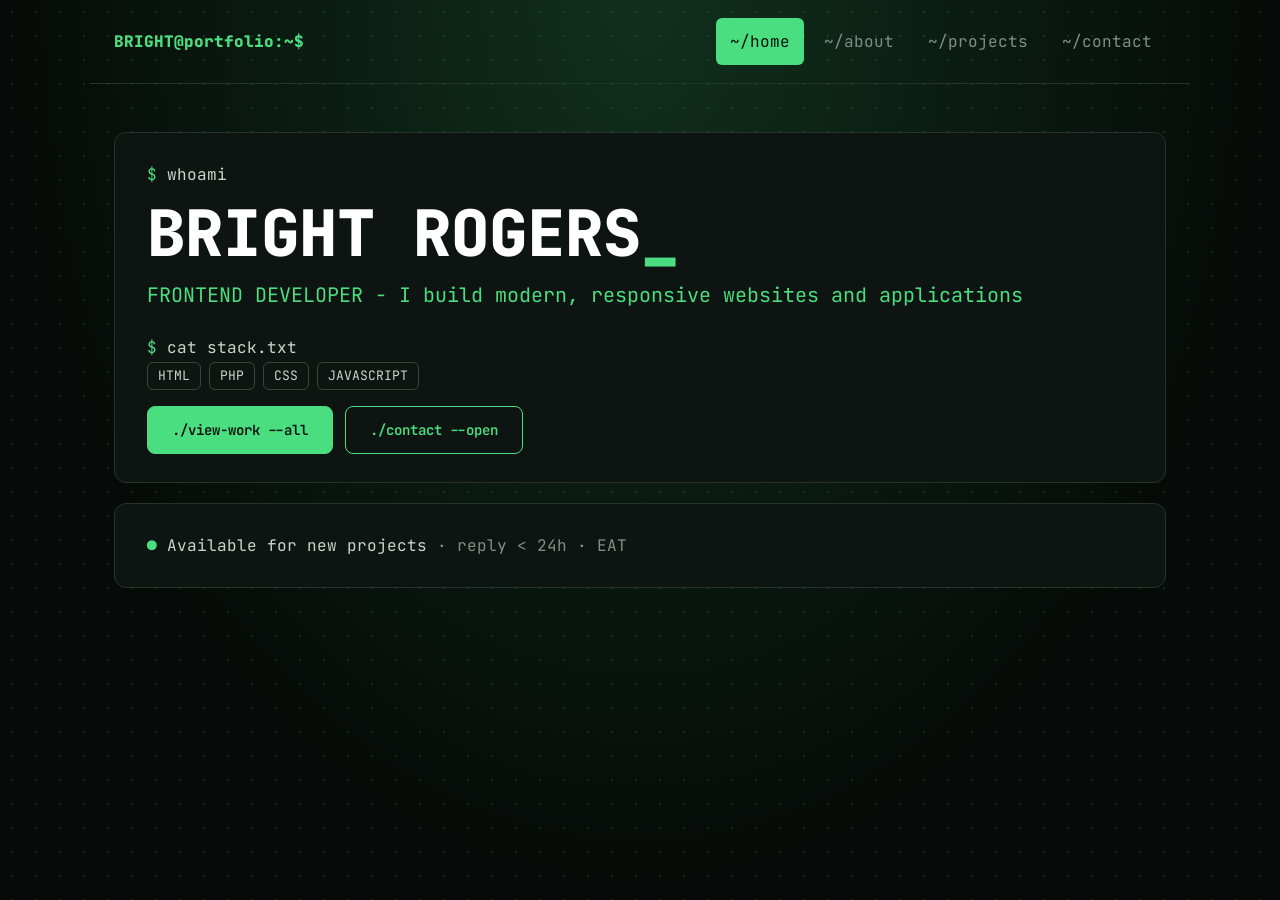
<file: index.html>
<!doctype html>
<html lang="en">
<head>
<meta charset="utf-8">
<meta name="viewport" content="width=device-width, initial-scale=1">
<title>Home</title>
<link href="https://fonts.googleapis.com/css2?family=JetBrains+Mono:wght@400;600;800&display=swap" rel="stylesheet">
<link rel="stylesheet" href="layout.css">
<link rel="stylesheet" href="theme.css">
</head>
<body>
<header><a class="logo" href="index.html">BRIGHT@portfolio:~$</a>
<nav><a href="index.html" aria-current="page">~/home</a><a href="about.html">~/about</a><a href="projects.html">~/projects</a><a href="contact.html">~/contact</a></nav></header>
<main>
<section class="page"><div class="win"><div><span class="g">$</span> whoami</div><h1>BRIGHT ROGERS<span class="g">_</span></h1><div class="g" style="font-size:20px">FRONTEND DEVELOPER - I build modern, responsive websites and applications</div>
<div style="margin-top:22px"><span class="g">$</span> cat stack.txt</div><div><span class="chip">HTML</span><span class="chip">PHP</span><span class="chip">CSS</span><span class="chip">JAVASCRIPT</span></div>
<a class="btn p" href="projects.html">./view-work --all</a><a class="btn" href="contact.html">./contact --open</a></div>
<div class="win"><span class="g">●</span> Available for new projects <span class="m">· reply &lt; 24h · EAT</span></div></section>
</main>
<script src="main.js"></script>
</body>
</html>
</file>
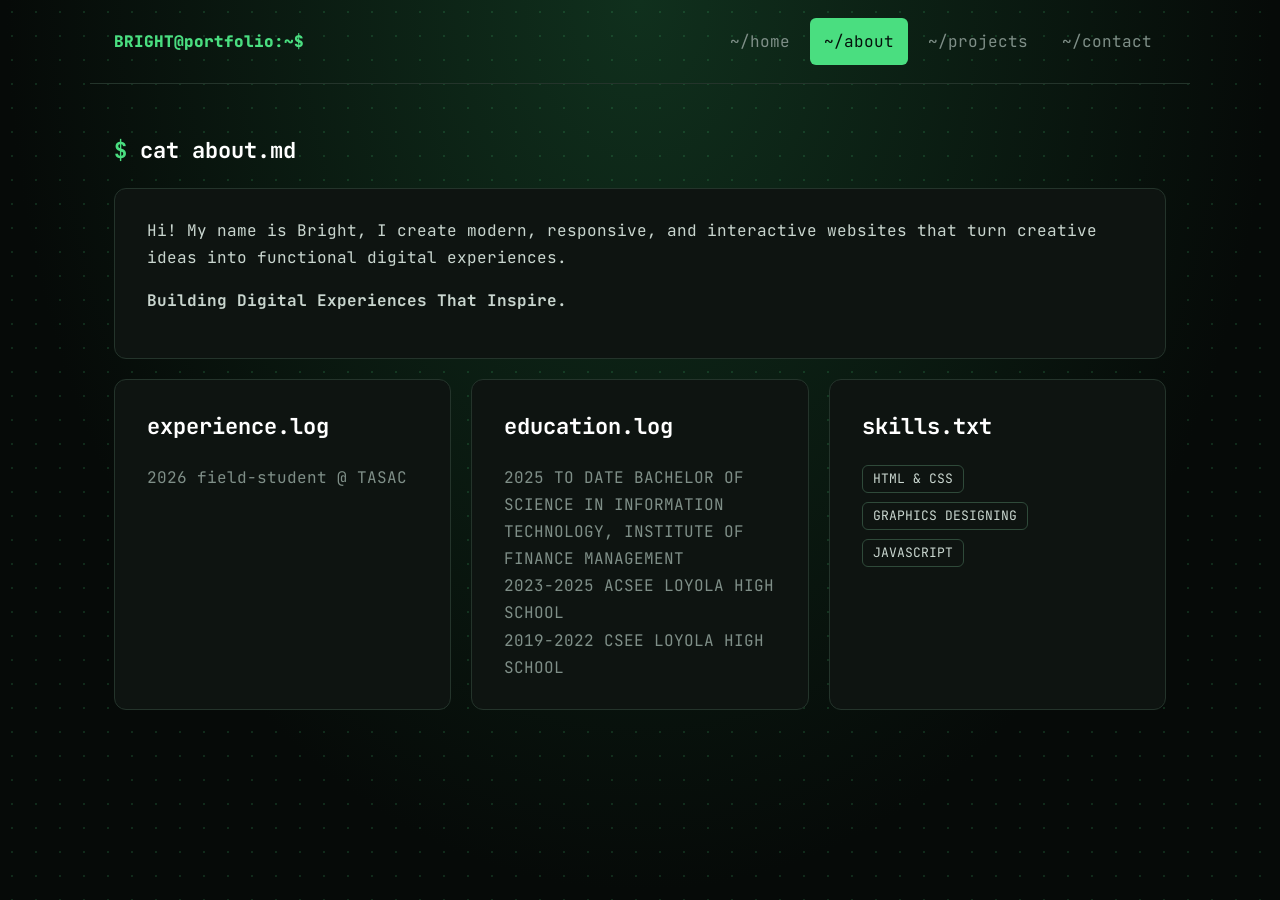
<file: about.html>
<!doctype html>
<html lang="en">
<head>
<meta charset="utf-8">
<meta name="viewport" content="width=device-width, initial-scale=1">
<title>About Me</title>
<link href="https://fonts.googleapis.com/css2?family=JetBrains+Mono:wght@400;600;800&display=swap" rel="stylesheet">
<link rel="stylesheet" href="layout.css">
<link rel="stylesheet" href="theme.css">
</head>
<body>
<header><a class="logo" href="index.html">BRIGHT@portfolio:~$</a>
<nav><a href="index.html">~/home</a><a href="about.html" aria-current="page">~/about</a><a href="projects.html">~/projects</a><a href="contact.html">~/contact</a></nav></header>
<main>
<section class="page"><h2><span class="g">$</span> cat about.md</h2><div class="win"><p style="margin:0">Hi! My name is Bright, I create modern, responsive, and interactive websites that turn creative ideas into functional digital experiences. </p><P><strong>Building Digital Experiences That Inspire.</strong></P></div>
<div class="grid"><div class="win"><h2>experience.log</h2><div class="m">2026 field-student @ TASAC</div><div class="m"></div></div><div class="win"><h2>education.log</h2><div class="m">2025 TO DATE BACHELOR OF SCIENCE IN INFORMATION TECHNOLOGY, INSTITUTE OF FINANCE MANAGEMENT</div><div class="m">2023-2025 ACSEE LOYOLA HIGH SCHOOL</div><div class="m">2019-2022 CSEE LOYOLA HIGH SCHOOL</div></div><div class="win"><h2>skills.txt</h2><span class="chip">HTML & CSS</span><span class="chip">GRAPHICS DESIGNING</span><span class="chip">JAVASCRIPT </span></div></div></section>
</main>
<script src="main.js"></script>
</body>
</html>
</file>
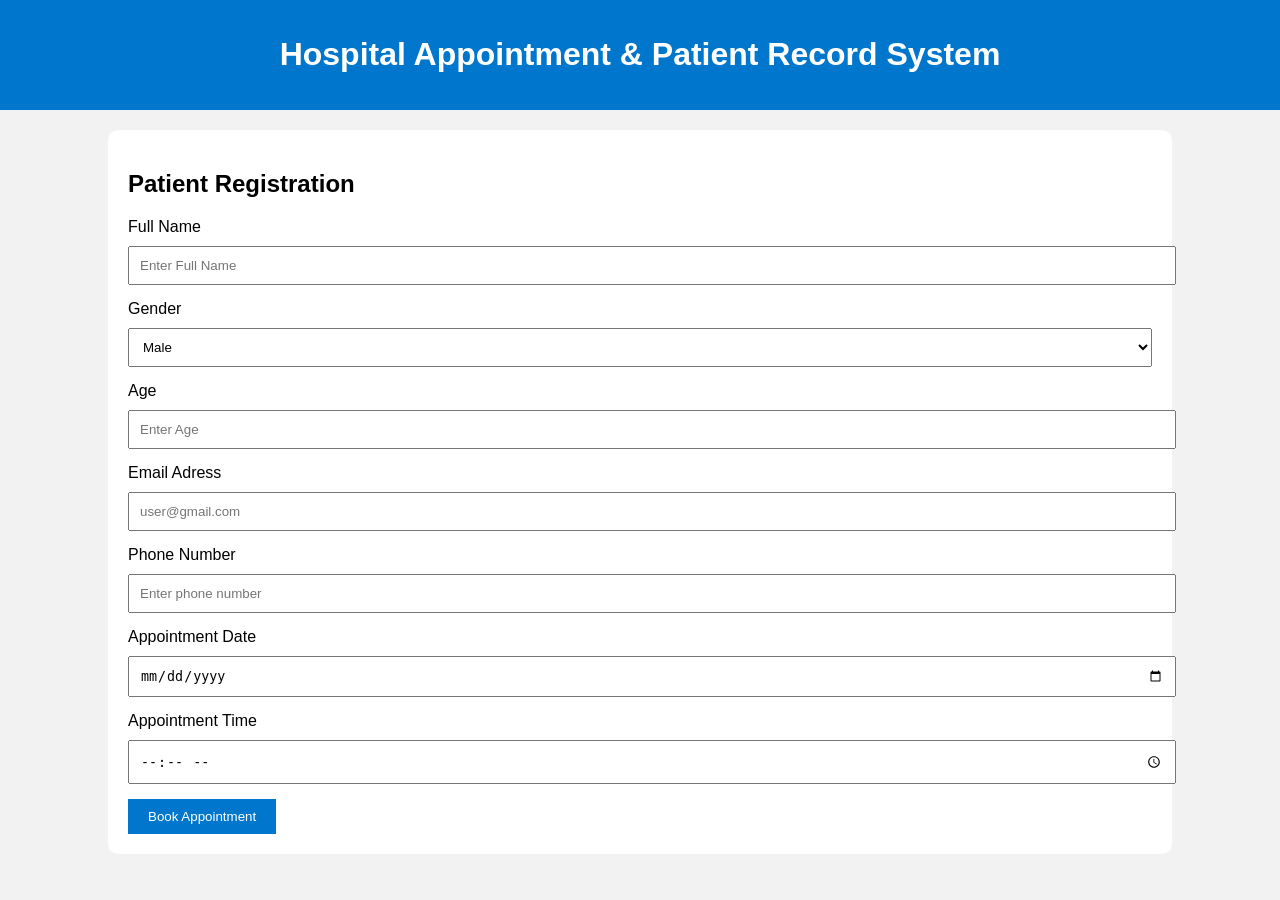
<file: Appointment.html>
<!DOCTYPE html>
<html>
<head>
    <title>Hospital Information System</title>
    <style>
        body {
            font-family: Arial, Helvetica, sans-serif;
            background-color: #f2f2f2;
            margin: 0;
            padding: 0;
        }
        header {
            background-color: #0077cc;
            color: white;
            padding: 15px;
            text-align: center;
        }
        .container {
            width: 80%;
            margin: auto;
            background: white;
            padding: 20px;
            margin-top: 20px;
            border-radius: 10px;
        }
        input, select {
            width: 100%;
            padding: 10px;
            margin-top: 10px;
            margin-bottom: 15px;
        }
        button {
            background-color: #0077cc;
            color: white;
            border: none;
            padding: 10px 20px;
            cursor: pointer;
        }
        button:hover {
            background-color: #005fa3;
        }
        table {
            width: 100px;
            border-collapse: collapse;
            margin-top: 20px;
        }
        table, th, td {
            border: 1px solid #ccc;
        }
        th, td {
            padding: 10px;
            text-align: left;
        }
        th{
            background-color: #0077cc;
            color: white;
        }
    </style>
</head>
<body>
<header>
    <h1>Hospital Appointment & Patient Record System</h1>
</header>

<div class="container">
    <h2>Patient Registration</h2>

    <form>
        <label>Full Name</label>
        <input type="text" placeholder="Enter Full Name">
        <label>Gender</label>
        <select>
            <option>Male</option>
            <option>Female</option>
        </select>

        <label>Age</label>
        <input type="number" placeholder="Enter Age">

        <label>Email Adress</label>
        <input type="email" placeholder="user@gmail.com">

        <label>Phone Number</label>
        <input type="text" placeholder="Enter phone number">

        <label>Appointment Date</label>
        <input type="date">

        <label>Appointment Time</label>
        <input type="time" placeholder="Enter Time">

        <button type="submit">Book Appointment</button>
    </form>
    
</div>
</body>
</html>
</file>
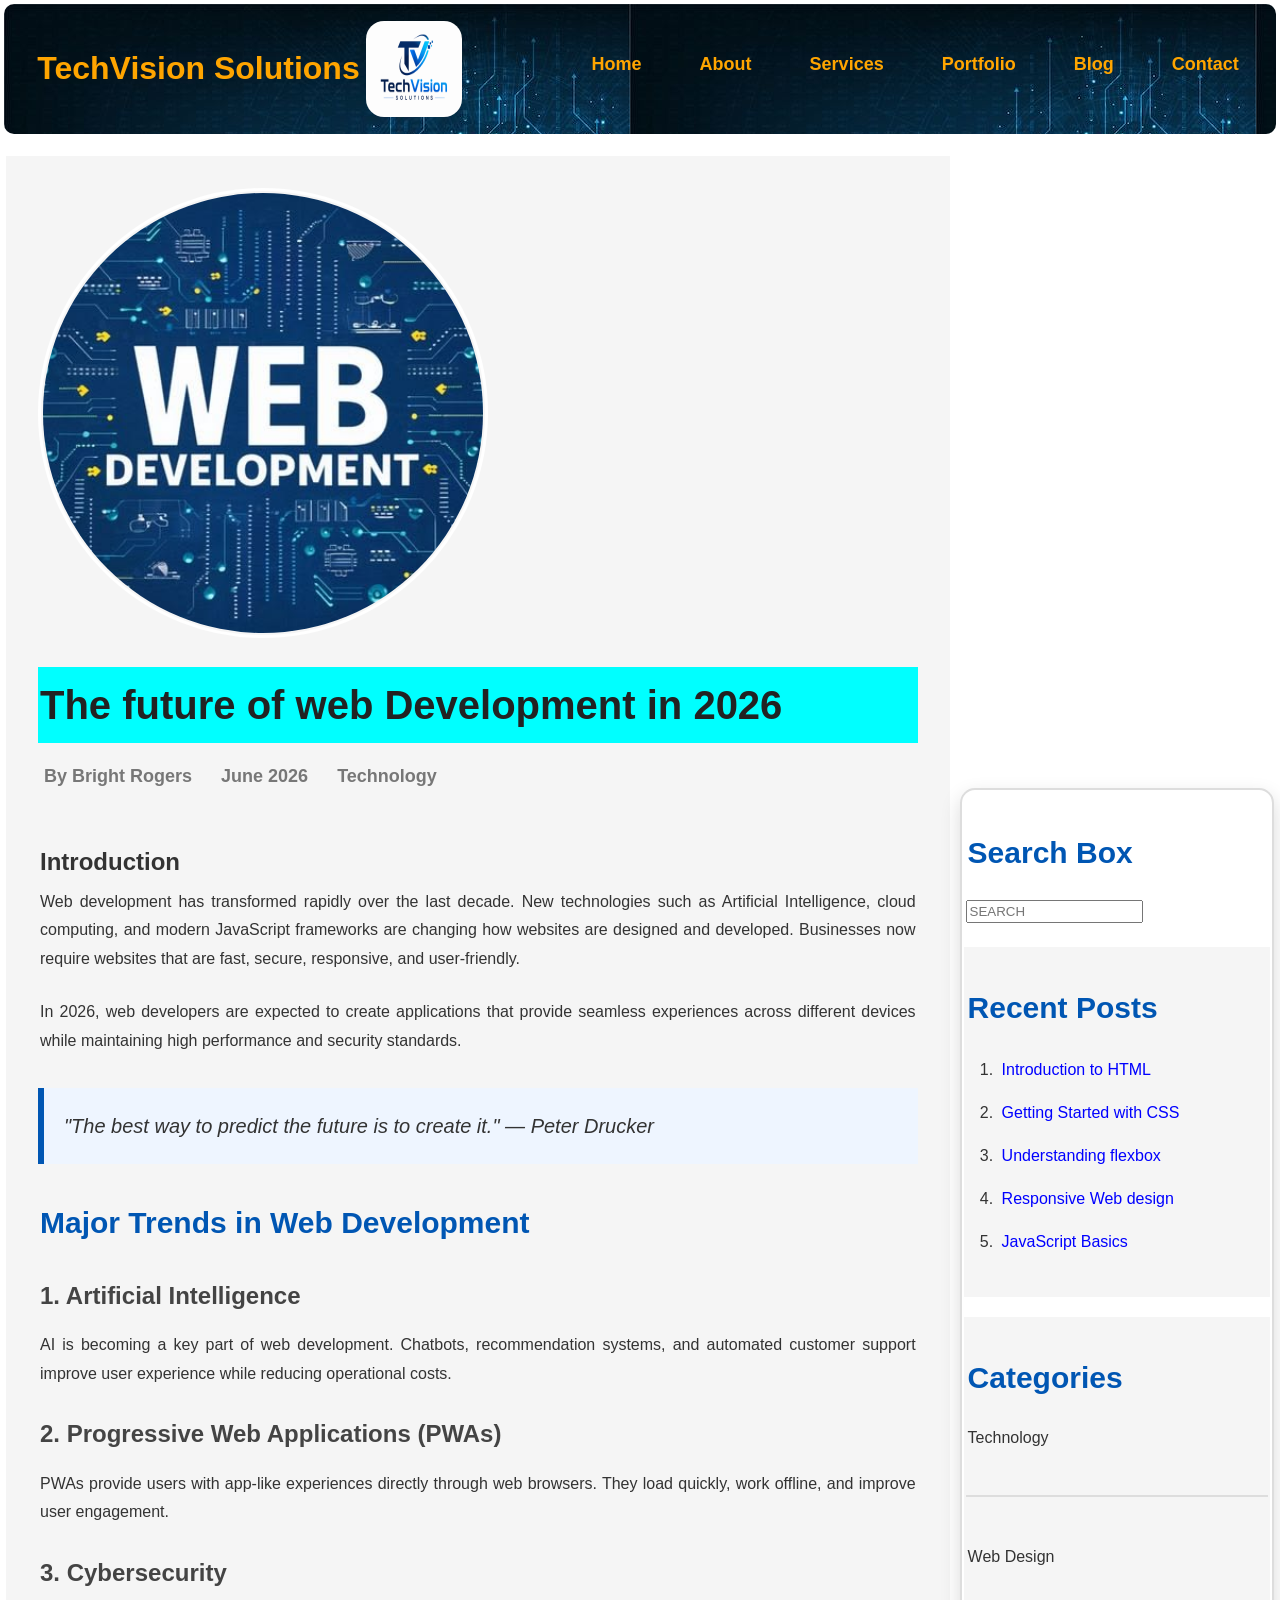
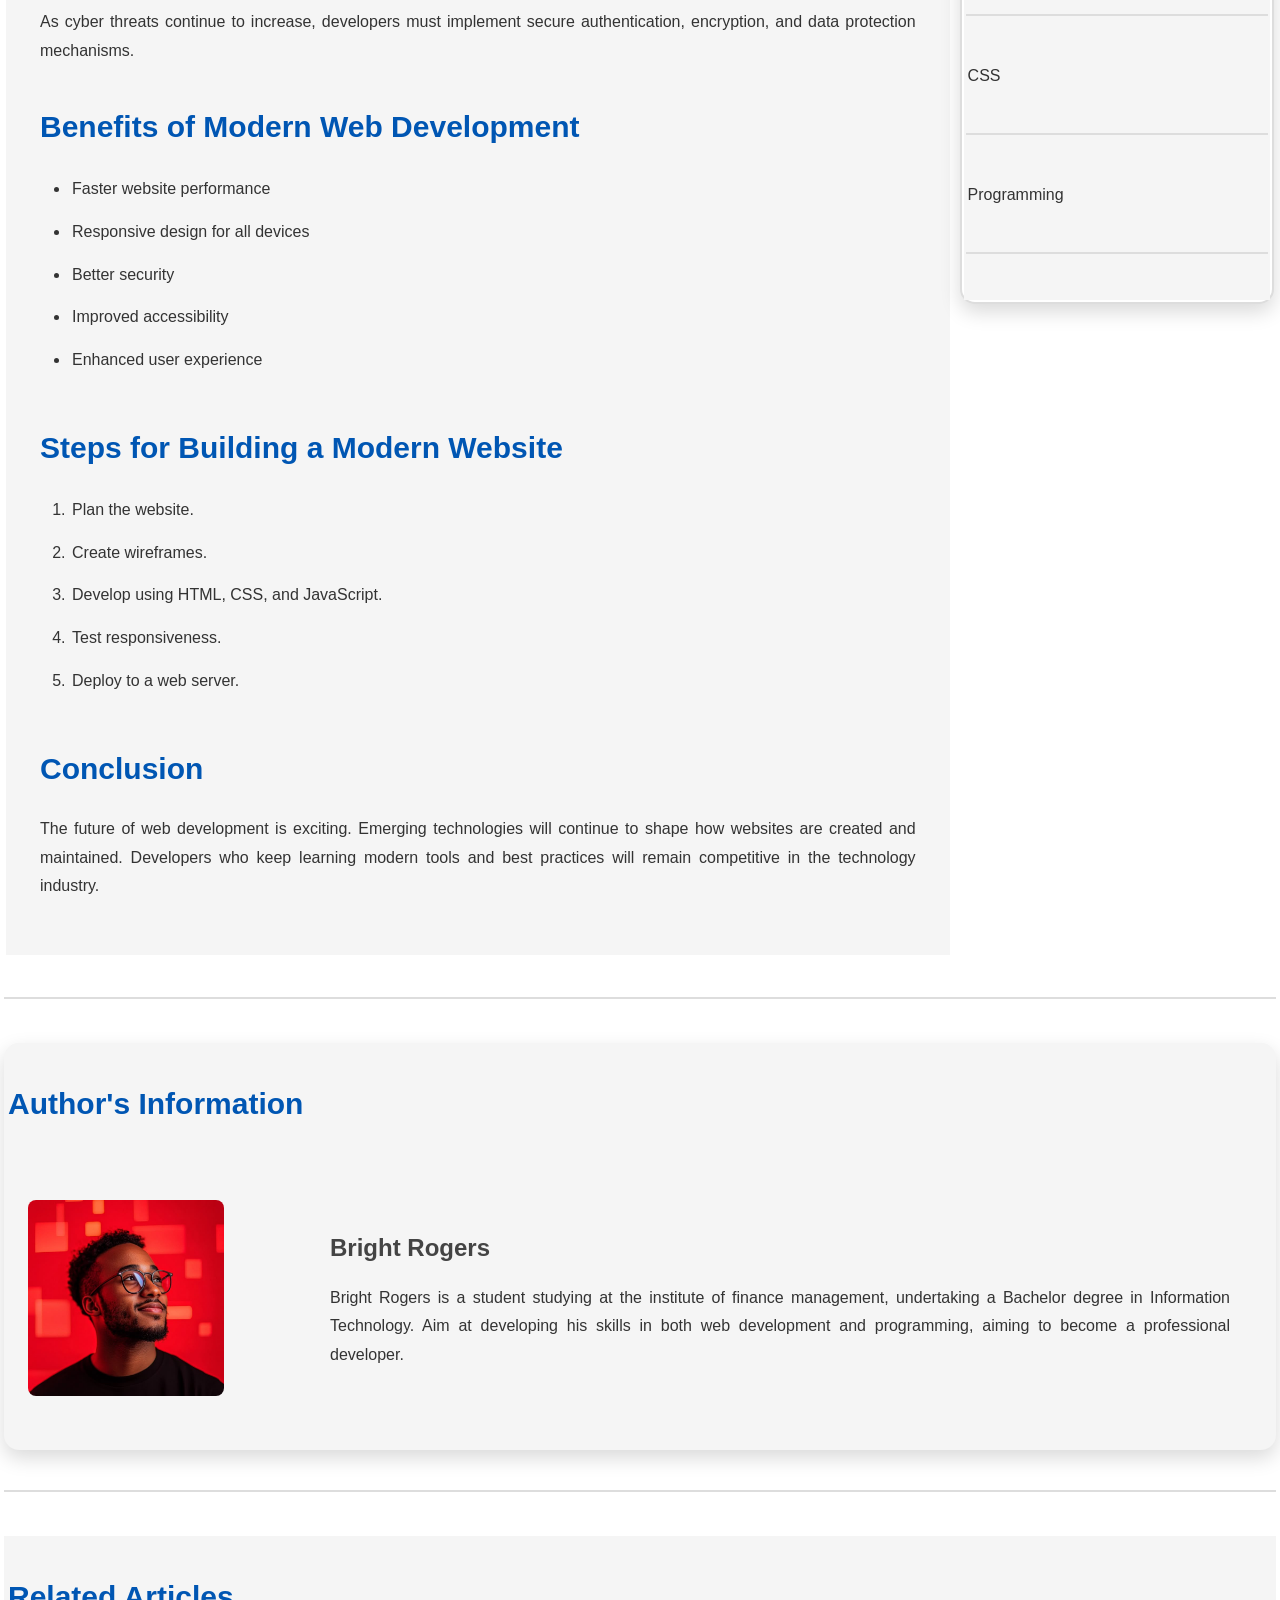
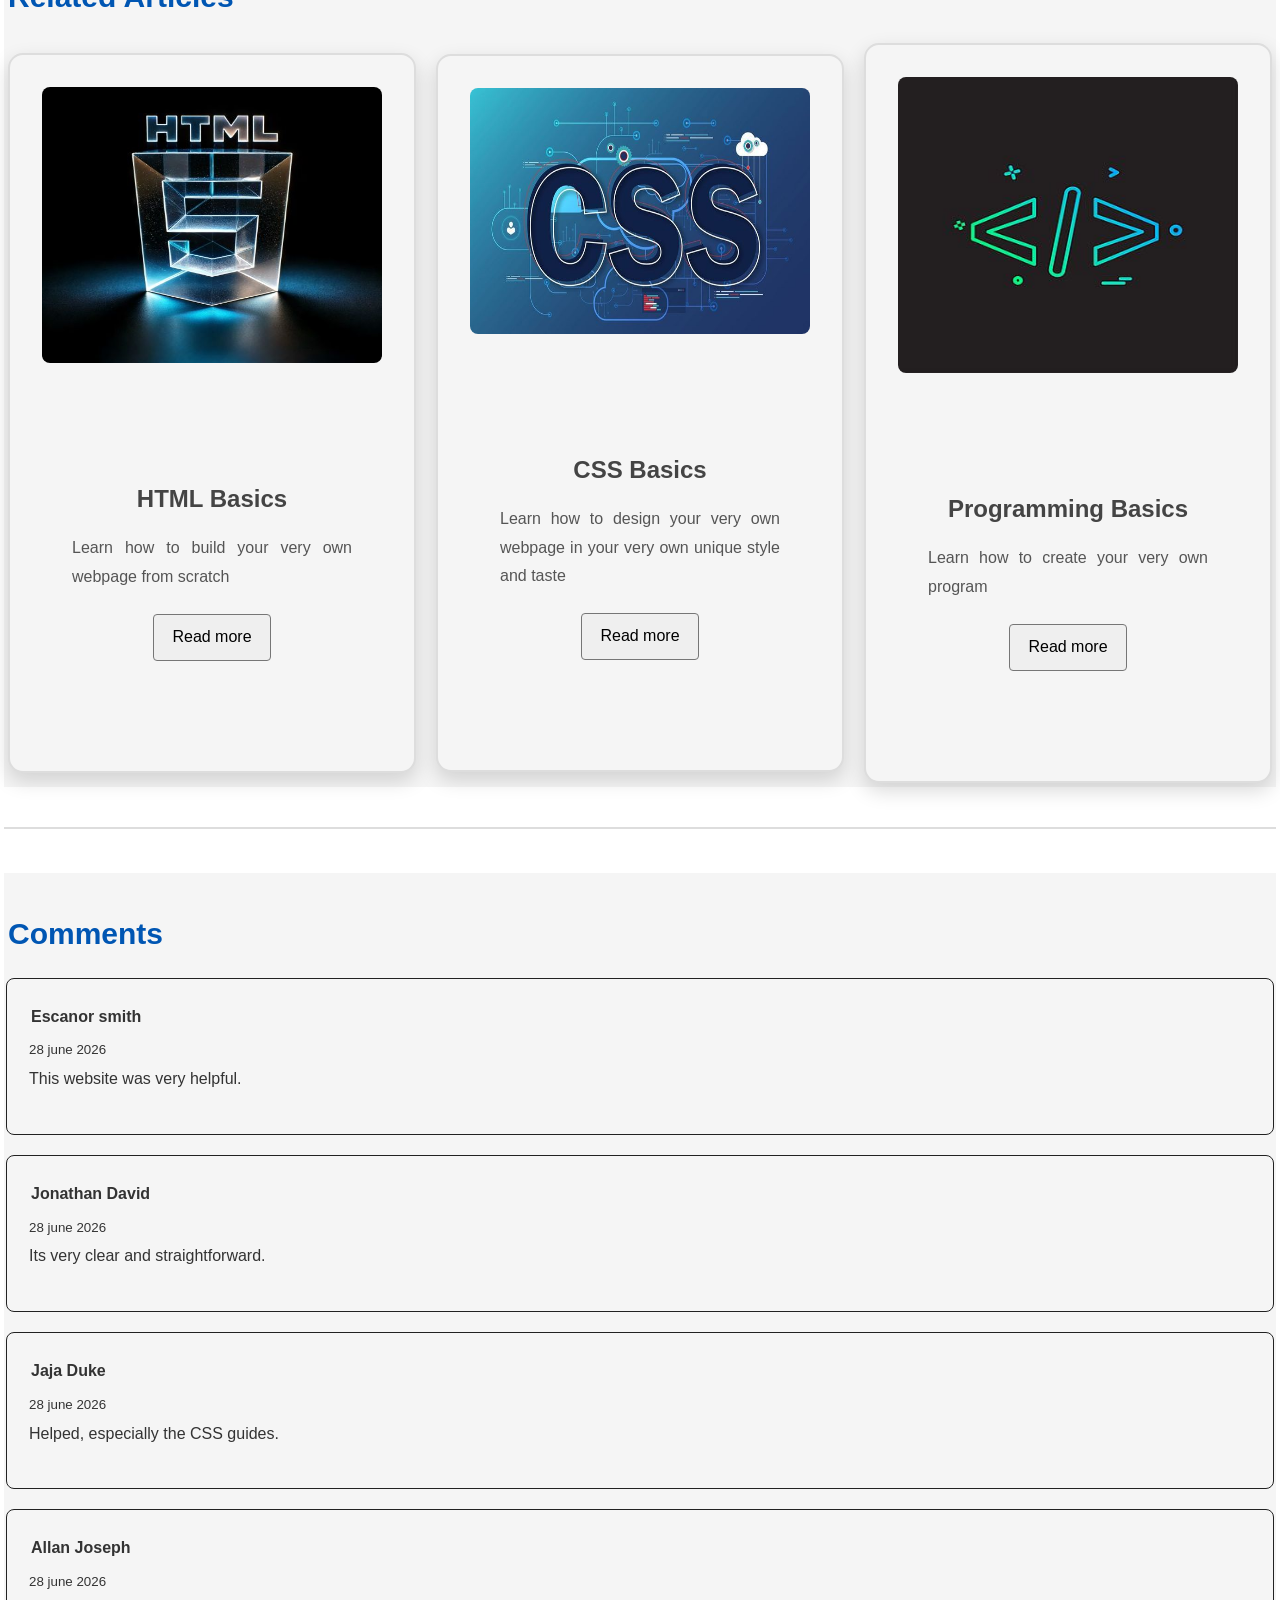
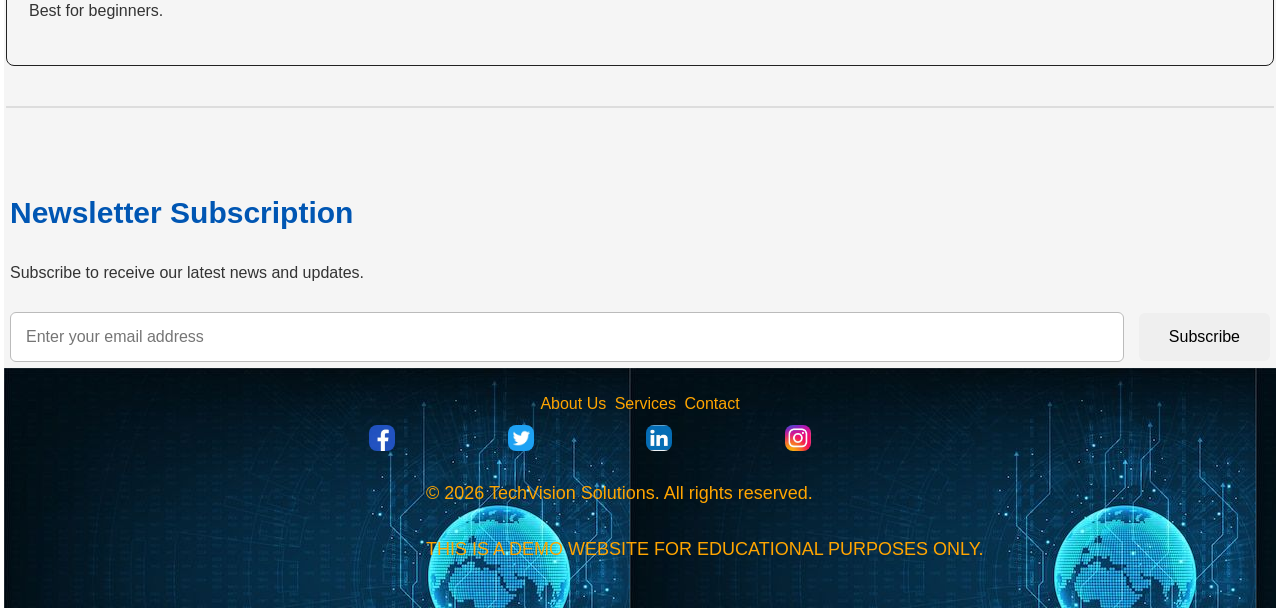
<file: blog.html>
<!DOCTYPE html>
<html lang="en">
    <head>
         <meta charset="UTF-8">
  <meta name="viewport" content="width=device-width, initial-scale=1">
    <title>The Future of Web Development in 2026</title>
    <link rel="stylesheet" href="style.css">
    
    </head>
    <body class="body2">
       <header>
       
            <h1>TechVision Solutions</h1>
            <img src="Images/Tech.PNG" alt="TechVision Solutions Logo" width="100" height="100">
           
           
             <nav>
                <ul>
                    <li><a href="Index1.html">Home</a></li>
                    <li><a href="about.html">About</a></li>
                    <li><a href="services.html">Services</a></li>
                    <li><a href="portfolio.html">Portfolio</a></li>
                    <li><a href="blog.html" aria-current="page">Blog</a></li>
                    <li><a href="contact.html">Contact</a></li>
                   
                </ul>
            </nav>
        </header>
<div class="container">
        <main class="maincontent">
<div class="banner-img">
    <img src="Images/Website%20Developers%20Oklahoma%20City.jpg" alt="web development" width="1000">
</div>

   <section class="blog-banner">
    <h1>The future of web Development in 2026</h1>

    <div class="blog-info">
       <strong> 
        <span > By Bright Rogers</span>
        <span>June 2026</span>
        <span>Technology</span>
        </strong>
    </div>
</section>

<article>
    <h1> Introduction</h1>
    <p>

            Web development has transformed rapidly over the last decade.

            New technologies such as Artificial Intelligence, cloud computing,

            and modern JavaScript frameworks are changing how websites are

            designed and developed. Businesses now require websites that are

            fast, secure, responsive, and user-friendly.

        </p>

        <p>

            In 2026, web developers are expected to create applications that

            provide seamless experiences across different devices while

            maintaining high performance and security standards.

        </p>

        <blockquote>

            "The best way to predict the future is to create it."

            — Peter Drucker

        </blockquote>

        <h2>Major Trends in Web Development</h2>

        <h3>1. Artificial Intelligence</h3>

        <p>

            AI is becoming a key part of web development. Chatbots,

            recommendation systems, and automated customer support improve

            user experience while reducing operational costs.

        </p>

        <h3>2. Progressive Web Applications (PWAs)</h3>

        <p>

            PWAs provide users with app-like experiences directly through web

            browsers. They load quickly, work offline, and improve user

            engagement.

        </p>

        <h3>3. Cybersecurity</h3>

        <p>

            As cyber threats continue to increase, developers must implement

            secure authentication, encryption, and data protection mechanisms.

        </p>

        <h2>Benefits of Modern Web Development</h2>

        <ul>

            <li>Faster website performance</li>

            <li>Responsive design for all devices</li>

            <li>Better security</li>

            <li>Improved accessibility</li>

            <li>Enhanced user experience</li>

        </ul>

        <h2>Steps for Building a Modern Website</h2>

        <ol>

            <li>Plan the website.</li>

            <li>Create wireframes.</li>

            <li>Develop using HTML, CSS, and JavaScript.</li>

            <li>Test responsiveness.</li>

            <li>Deploy to a web server.</li>

        </ol>

        <h2>Conclusion</h2>

        <p>

            The future of web development is exciting. Emerging technologies

            will continue to shape how websites are created and maintained.

            Developers who keep learning modern tools and best practices will

            remain competitive in the technology industry.

        </p>

    </article>
</main>


<aside class="sidebar">
    <div class="searchbox">
<h2>Search Box</h2>
<input type="search" aria-label="Search" placeholder="SEARCH">
</div>

<div class="post-design">
<h2>Recent Posts</h2>
<ol class="recent-posts"> 
    <li><a href="#">Introduction to HTML</a></li>
    <li><a href="#">Getting Started with CSS</a></li>
    <li><a href="#">Understanding flexbox</a></li>
    <li><a href="#">Responsive Web design</a></li>
    <li><a href="#">JavaScript Basics</a></li>
</ol>
</div>

<div class="Category-design">
 <h2>Categories</h2>
    
        <p>Technology</p> <hr>
        <p>Web Design</p> <hr>
        <p>CSS</p> <hr>
        <p>Programming</p> <hr>
    
    </div>

</aside>
</div>



<hr>
<section class="Author-infocard">
    <h2> Author's Information </h2>
    <div class="div">
        <img loading="lazy" src="Images/auhthor.jpg" alt="author's photo" width="200" height="200">
    <div class="author-info">
    <h3>Bright Rogers</h3>
    <p>
         Bright Rogers is a student studying
        at the institute of finance management,
        undertaking a Bachelor degree in Information Technology.
        Aim at developing his skills in both web development
        and programming, aiming to become a professional developer. 

    </p>
    </div>
    </div>
</section>
<hr>
<section>
    <h2>Related Articles</h2>
   <div class="container2">
        <div class="article-card">
            <img loading="lazy" src="Images/HTML%205%20Logo%20Prism%20Glass%20Transparent.jpg" alt="html card" height="280">
            <div class="related-article">
            <h3> HTML Basics</h3>
            <p>
                Learn how to build your very own webpage from scratch
            </p>
            <a class="read-more" href="#">Read more</a>
        </div>
        </div>

       
        <div class="article-card">
            <img loading="lazy" src="Images/CSS.jpg" alt="CSS-card" height="250">
             <div class="related-article">
            <h3> CSS Basics</h3>
            <p>
                Learn how to design your very own webpage in your very own unique style and taste
            </p>
            <a class="read-more" href="#">Read more</a>
        </div>
        </div>

       
        <div class="article-card">
            <img loading="lazy" src="Images/Code%20Icon%20Design%20Vector%2C%20Code%20Icons%2C%20Icon%2C%20Illustration%20PNG%20and%20Vector%20with%20Transparent%20Background%20for%20Free%20Download.jpg" alt="programming-card" height="300">
             <div class="related-article">
            <h3> Programming Basics</h3>
            <p>
                Learn how to create your very own program
            </p>
            <a class="read-more" href="#">Read more</a>
        </div>
        </div>

        </div>
</section>
<hr>
<section class="comment-section">
    <h2> Comments</h2>
    <div class="comment">
        <div class="name">
        <h4>Escanor smith</h4>
        </div>
        <small>28 june 2026</small>
        <p>
            This website was very helpful.
        </p>
    </div>

<div class="comment">
     <div class="name">
        <h4>Jonathan David</h4>
        </div>
        <small>28 june 2026</small>
        <p>
            Its very clear and straightforward.
        </p>
    </div>

<div class="comment">
     <div class="name">
        <h4>Jaja Duke</h4>
        </div>
        <small>28 june 2026</small>
        <p>
            Helped, especially the CSS guides. 
        </p>
    </div>

    <div class="comment">
         <div class="name">
        <h4>Allan Joseph</h4>
        </div>
        <small>28 june 2026</small>
        <p>
            Best for beginners.
        </p>
    </div>
    <hr>

    <section class="newsletter">
        <h2>Newsletter Subscription</h2>
        <p>Subscribe to receive our latest news and updates.</p>

        <form>
            <input type="email" aria-label="Email address" placeholder="Enter your email address">
            <button type="submit">Subscribe</button> 
        </form>
    </section>

</section>



 <footer>
            <div class="quick-links">
                <a href="about.html">About Us</a>
                <a href="services.html">Services</a>
                <a href="contact.html">Contact</a>
            </div>
            <div class="social-media">
                <a href="https://www.facebook.com"><img loading="lazy" src="Images/facebook.jpeg" alt="Facebook" width="30" height="30"></a>
                <a href="https://x.com/i/flow/login"><img loading="lazy" src="Images/twitter.jpg" alt="Twitter" width="30" height="30"></a>
                <a href="https://www.linkedin.com"><img loading="lazy" src="Images/linkedIn.jpeg" alt="LinkedIn" width="30" height="30"></a>
                <a href="https://www.instagram.com/accounts/login"><img loading="lazy" src="Images/instagram.jpeg" alt="Instagram" width="30" height="30"></a>
            </div>
            <p>&copy; 2026 TechVision Solutions. All rights reserved.</p>
            <p>THIS IS A DEMO WEBSITE FOR EDUCATIONAL PURPOSES ONLY.</p>
        </footer>
    </body>
</html>
</file>
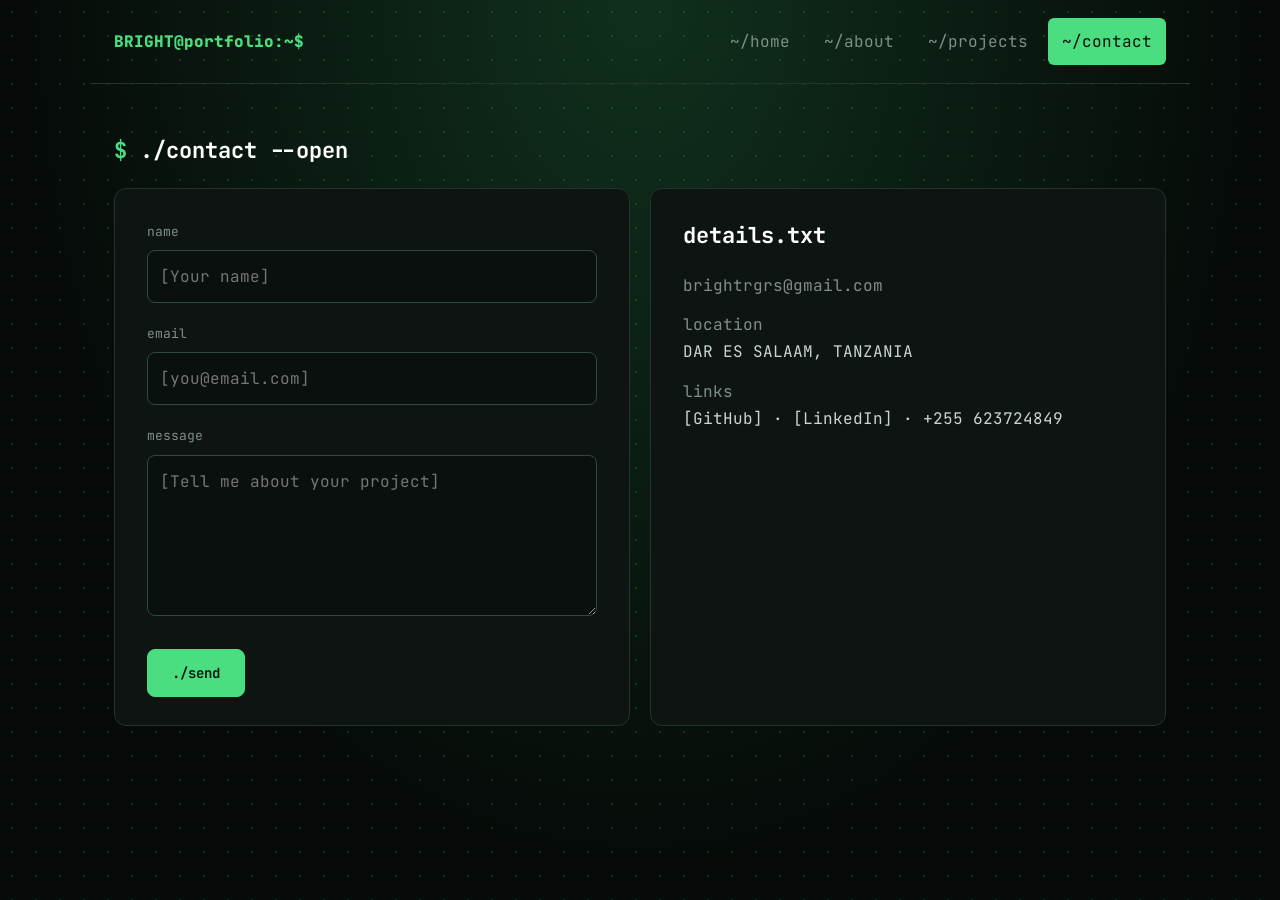
<file: contact.html>
<!doctype html>
<html lang="en">
<head>
<meta charset="utf-8">
<meta name="viewport" content="width=device-width, initial-scale=1">
<title>Contact Me</title>
<link href="https://fonts.googleapis.com/css2?family=JetBrains+Mono:wght@400;600;800&display=swap" rel="stylesheet">
<link rel="stylesheet" href="layout.css">
<link rel="stylesheet" href="theme.css">
</head>
<body>
<header><a class="logo" href="index.html">BRIGHT@portfolio:~$</a>
<nav><a href="index.html">~/home</a><a href="about.html">~/about</a><a href="projects.html">~/projects</a><a href="contact.html" aria-current="page">~/contact</a></nav></header>
<main>
<section class="page"><h2><span class="g">$</span> ./contact --open</h2><div class="grid">
<form class="win" onsubmit="return false"><label for="n">name</label><input id="n" placeholder="[Your name]"><label for="e">email</label><input id="e" type="email" placeholder="[you@email.com]"><label for="m">message</label><textarea id="m" rows="5" placeholder="[Tell me about your project]"></textarea><button class="btn p" type="submit">./send</button></form>
<div class="win"><h2>details.txt</h2><div class="m">brightrgrs@gmail.com</div><div></div><div class="m" style="margin-top:12px">location</div><div>DAR ES SALAAM, TANZANIA</div><div class="m" style="margin-top:12px">links</div> <span><div>[GitHub] · <a href="https://www.linkedin.com/in/bright-rogers-727937438?utm_source=share_via&utm_content=profile&utm_medium=member_ios" target="_blank">[LinkedIn]</a> · +255 623724849</div></div></div></section>
</main>
<script src="main.js"></script>
</body>
</html>
</file>
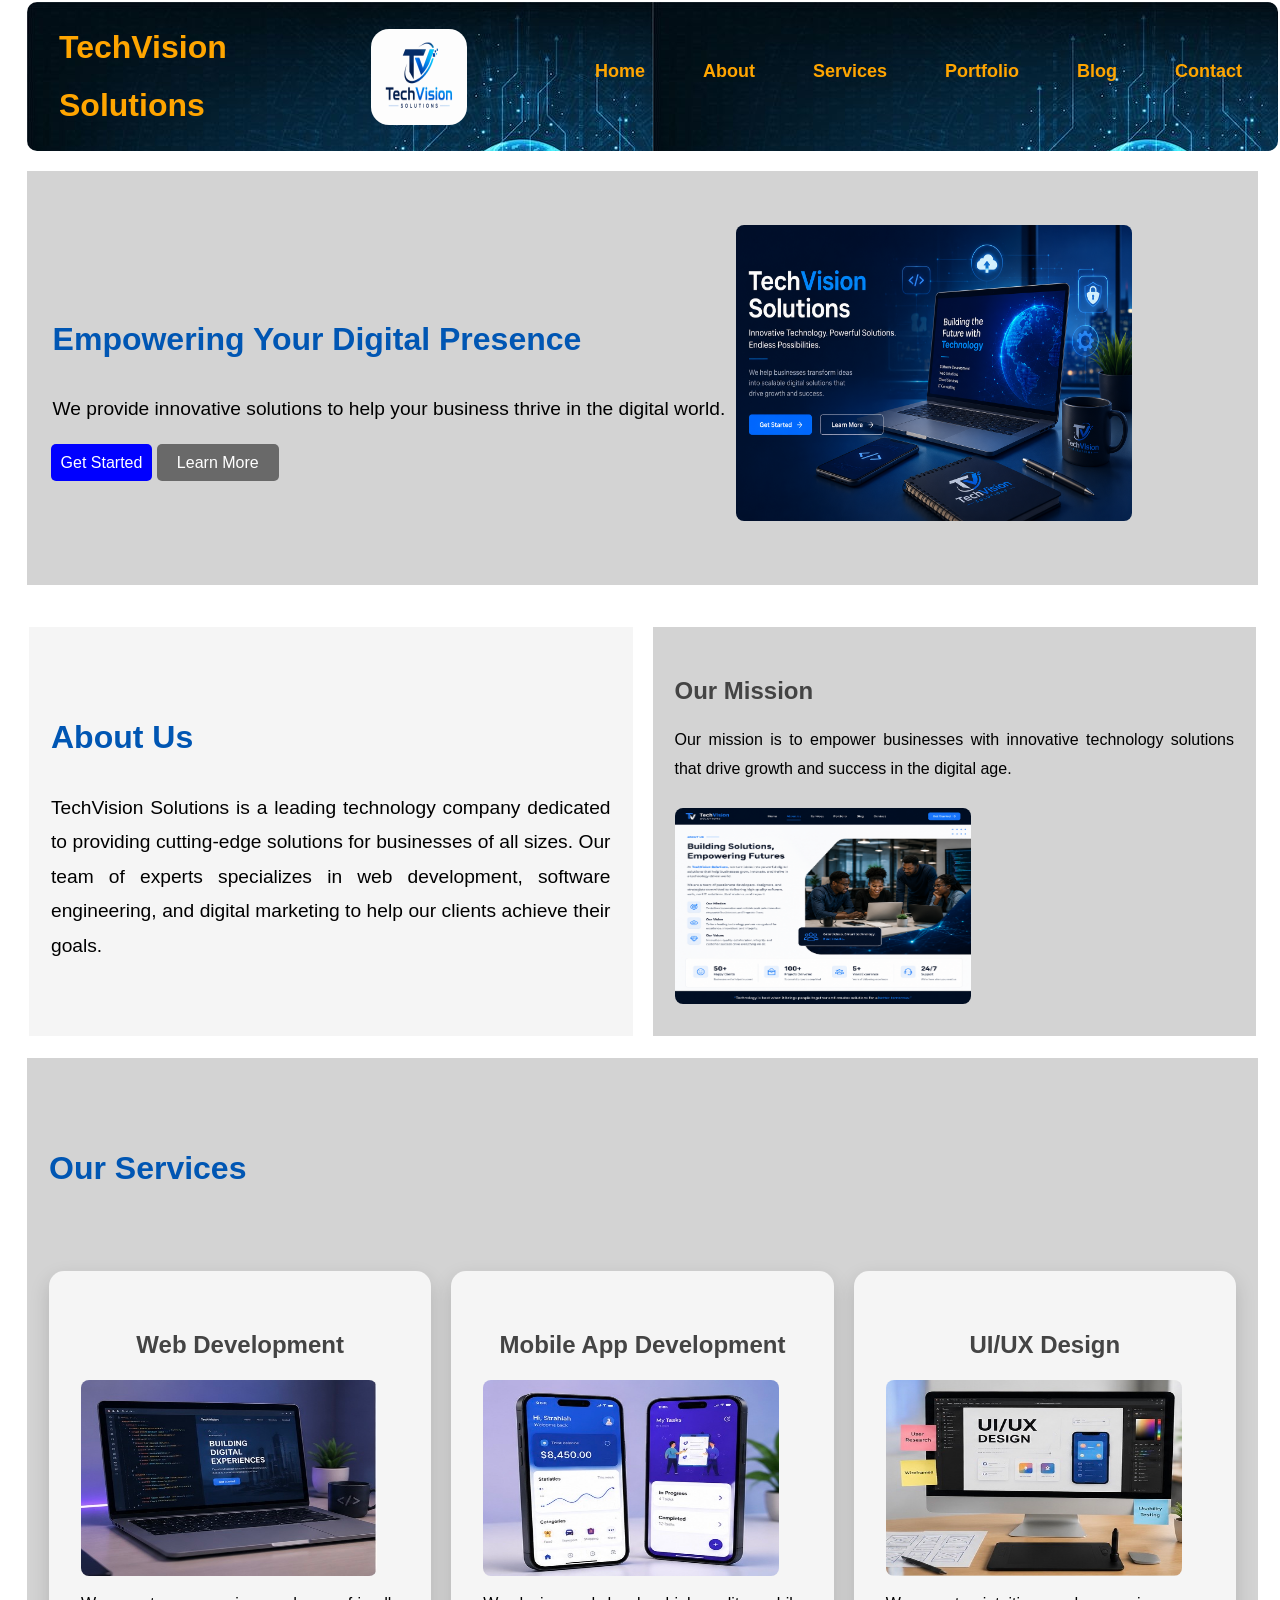
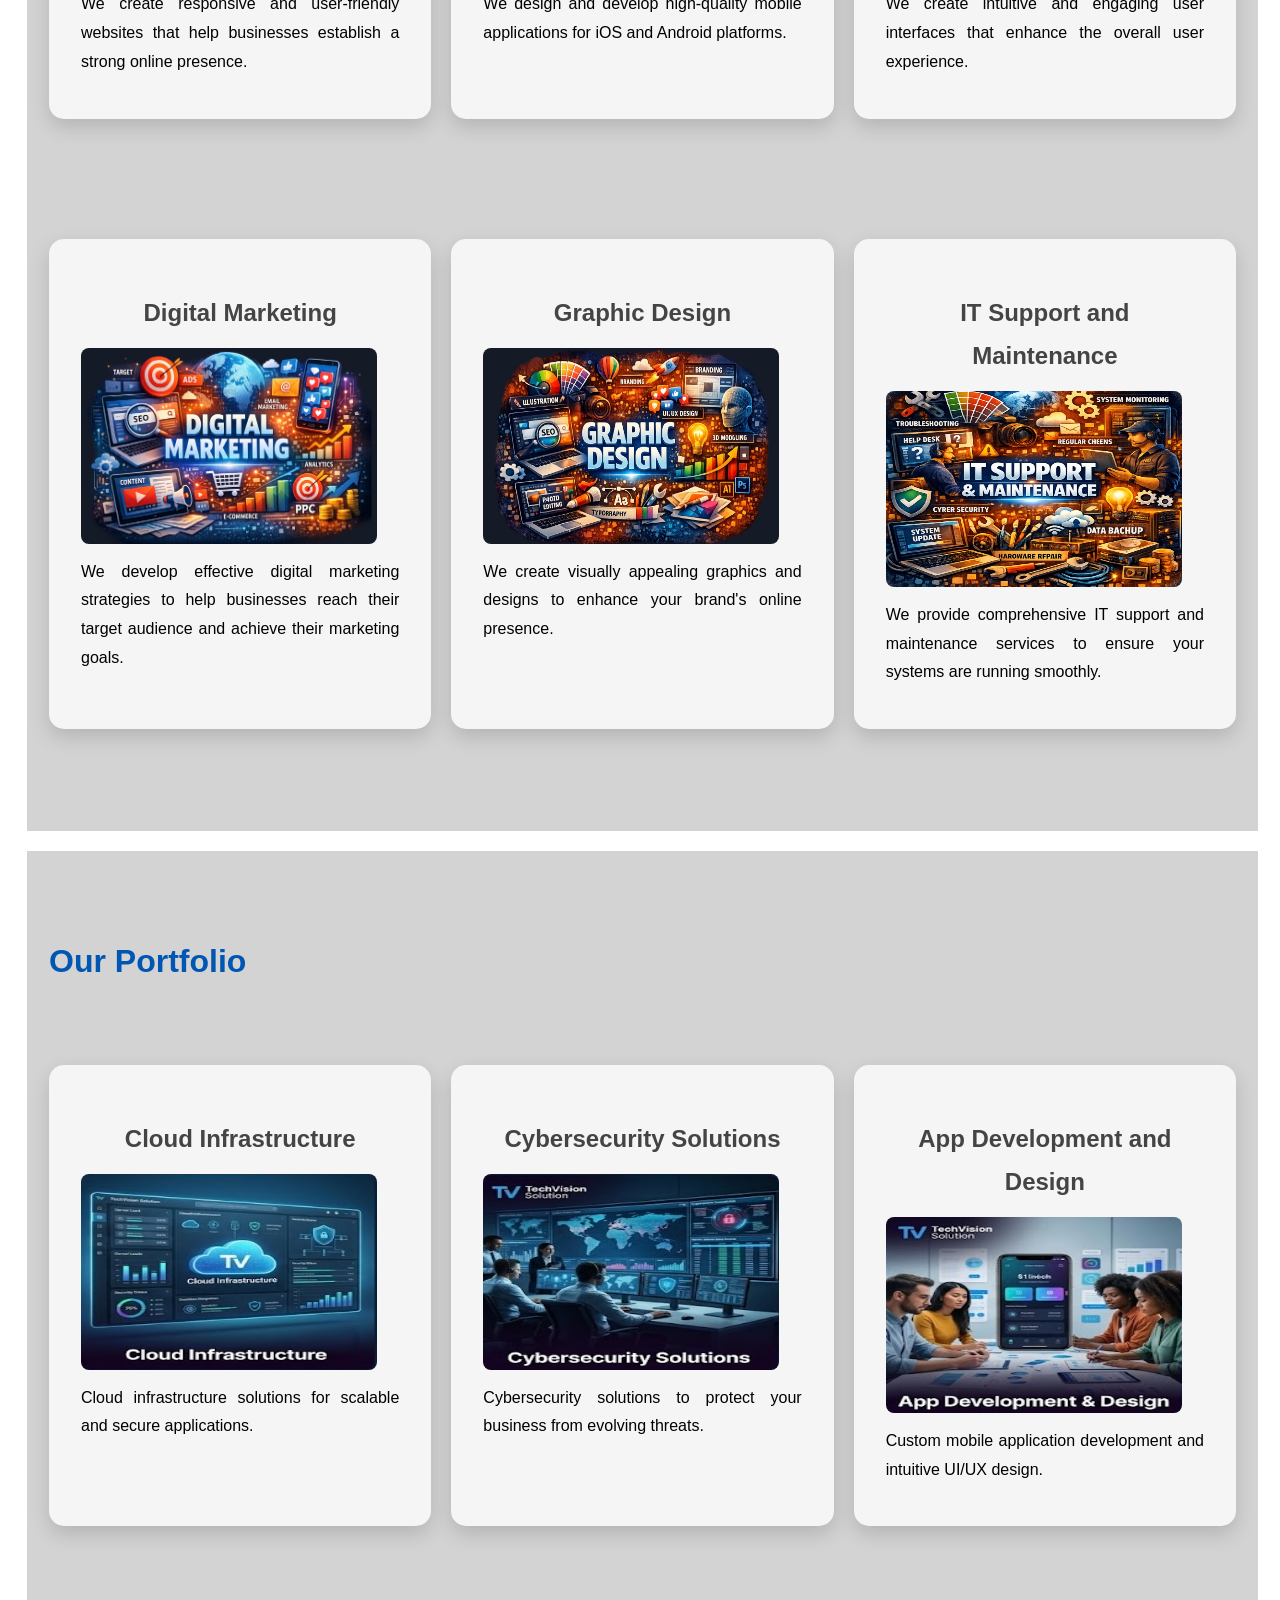
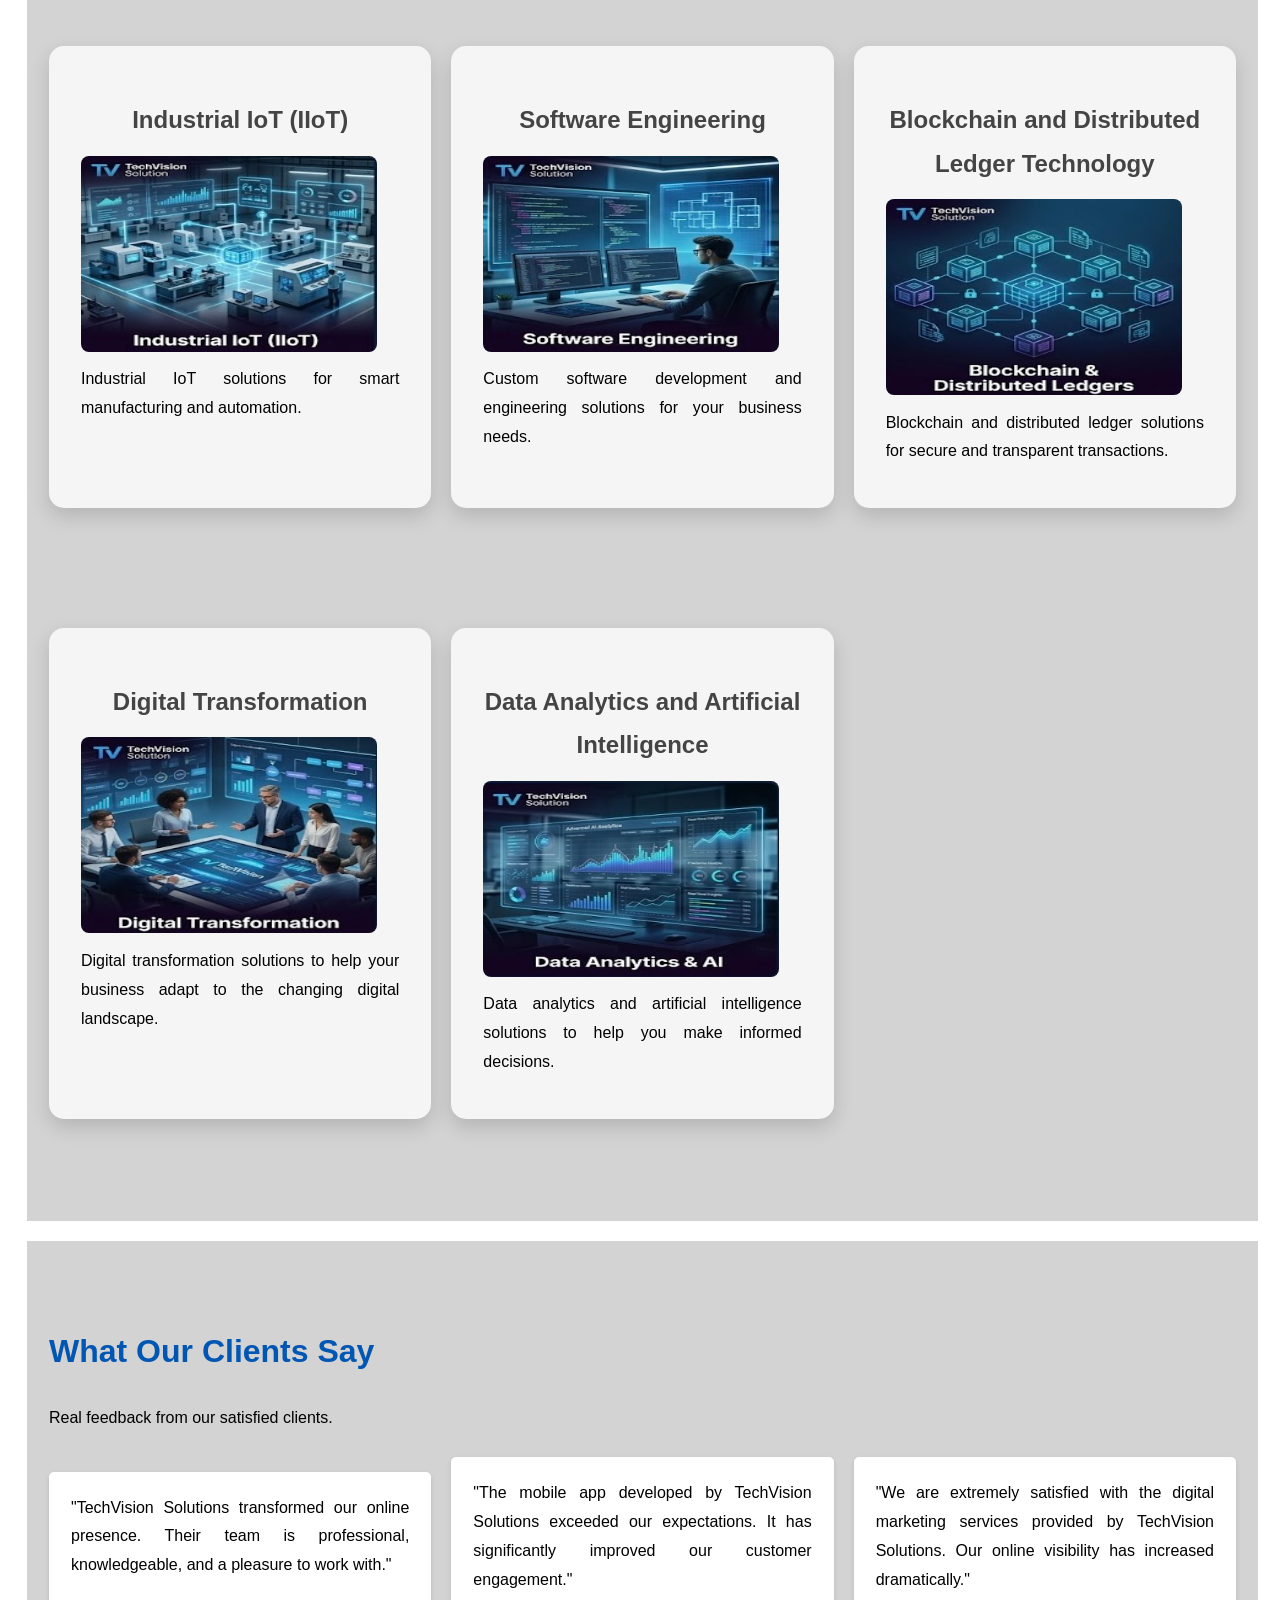
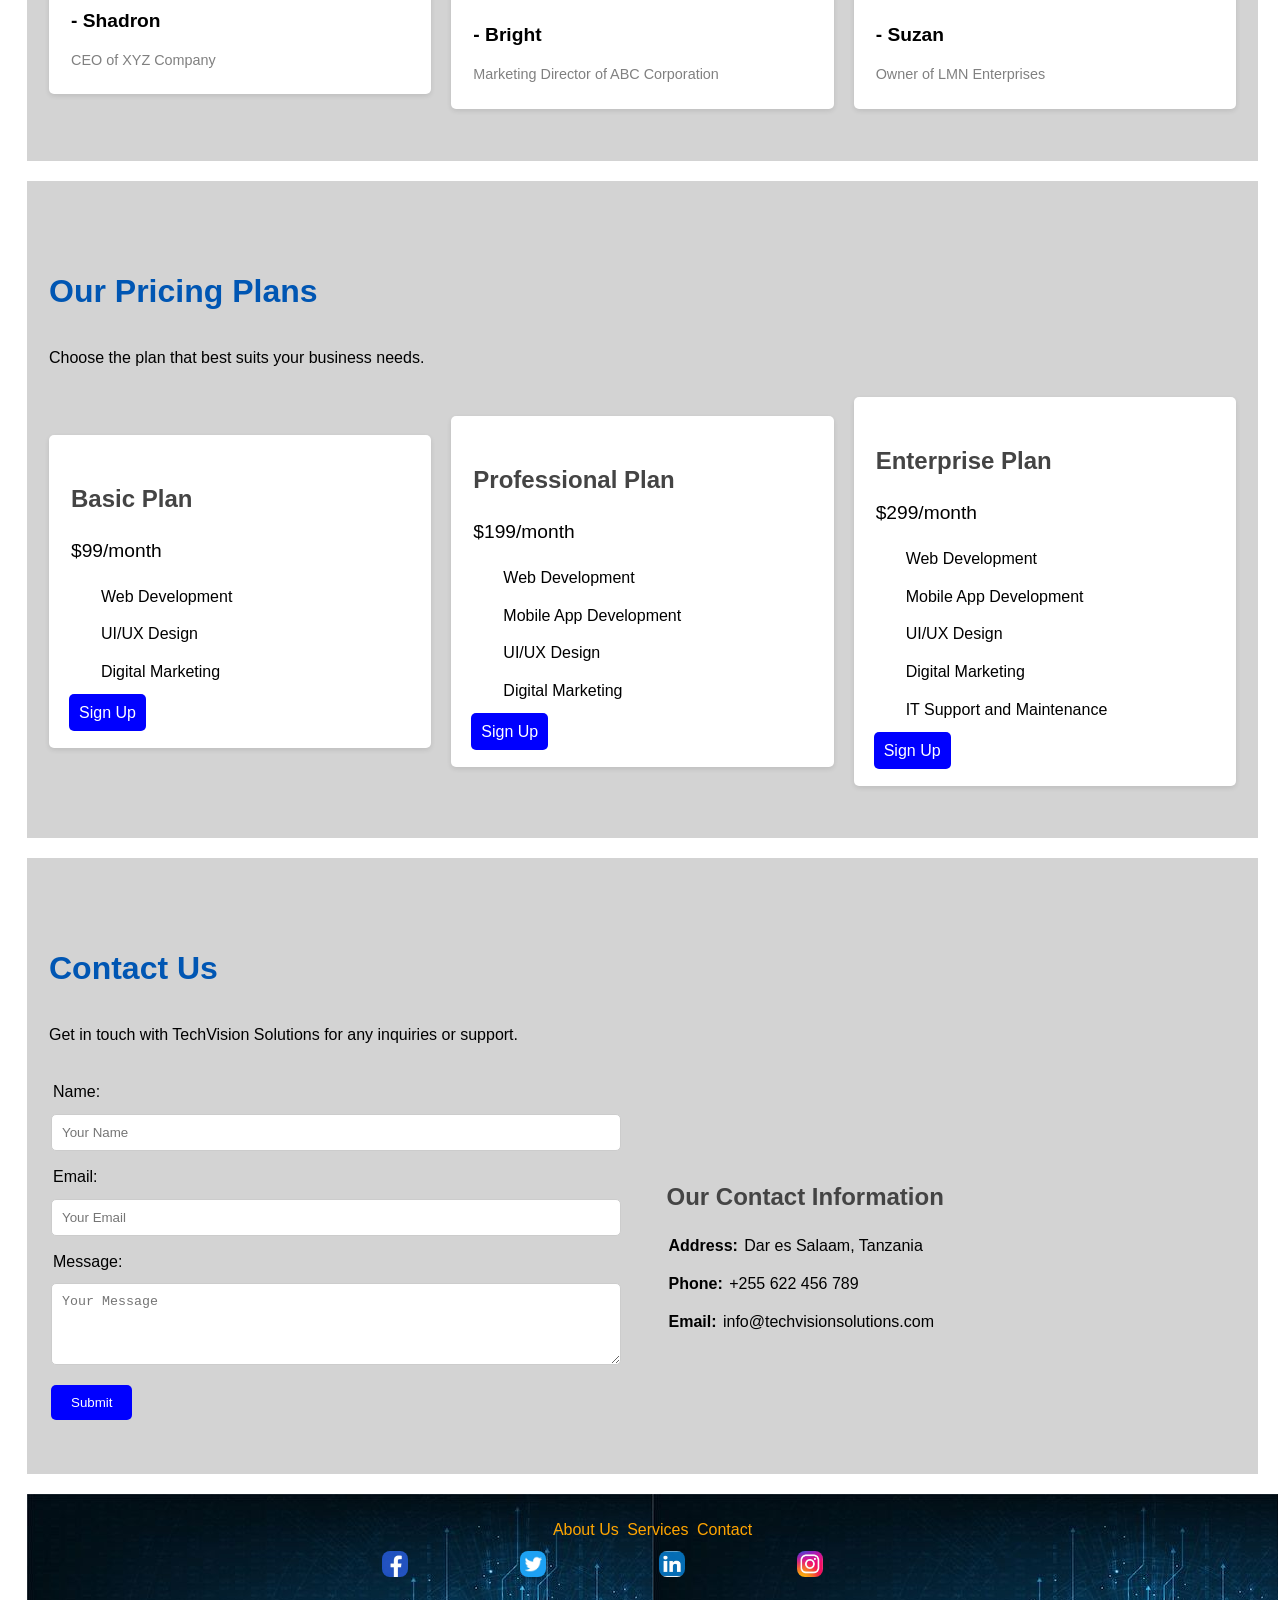
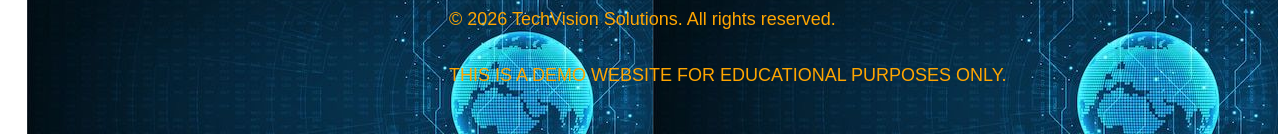
<file: Index1.html>
<!DOCTYPE html>
<html lang="en">
    <head>
        <meta charset="UTF-8">
        <meta name="viewport" content="width=device-width, initial-scale=1.0">
        <title>TechVision Solutions</title>
        <link rel="stylesheet" href="style.css">
    </head>
    <body class="body1"> 
        <header>
            <h1>TechVision Solutions</h1>
            <img src="Images/Tech.PNG" alt="TechVision Solutions Logo" width="100" height="100">
            <nav>
                <ul>
                    <li><a href="Index1.html" aria-current="page">Home</a></li>
                    <li><a href="about.html">About</a></li>
                    <li><a href="services.html">Services</a></li>
                    <li><a href="portfolio.html">Portfolio</a></li>
                    <li><a href="blog.html">Blog</a></li>
                    <li><a href="contact.html">Contact</a></li>
                    
                </ul>
            </nav>
        </header>
        
        <section class="hero">
            <div>
            <h2>Empowering Your Digital Presence</h2>
            <p>We provide innovative solutions to help your business thrive in the digital world.</p>
            <a href="get-started.html" class="cta-button">Get Started</a>
            <a href="services.html" class="secondary-button">Learn More</a>
            </div>
            <div>
                <img src="Images/TESH.PNG" alt="TechVision Solutions Hero Image" width="400" height="300">
            </div>
        </section>
        <div class="container3">
            
        <section class="about">
            <h2>About Us</h2>
            <p>TechVision Solutions is a leading technology company dedicated to providing cutting-edge solutions for businesses of all sizes. Our team of experts specializes in web development, software engineering, and digital marketing to help our clients achieve their goals.</p>
            </section>
            <section class="mission">
                <h3>Our Mission</h3>
                <p>Our mission is to empower businesses with innovative technology solutions that drive growth and success in the digital age.</p>
            <img loading="lazy" src="Images/Sheby.PNG" alt="TechVision Solutions Team" width="300" height="200">
            </section>
            

        </div>

        <section class="Services">
            <h2>Our Services</h2>
            <div class="Service-Container">
                <div class="Service-Card">
                    <h3>Web Development</h3>
                    <img loading="lazy" src="Images/Webdvt.jpg" alt="Web Development" width="300" height="200">
                    <p>We create responsive and user-friendly websites that help businesses establish a strong online presence.</p>
            </div>
            <div class="Service-Card">
                <h3>Mobile App Development</h3>
                <img loading="lazy" src="Images/MobApp.jpg" alt="Mobile App Development" width="300" height="200">
                <p>We design and develop high-quality mobile applications for iOS and Android platforms.</p>
            </div>
            <div class="Service-Card">
                <h3>UI/UX Design</h3>
                <img loading="lazy" src="Images/UI.jpg" alt="UI/UX Design" width="300" height="200">
                <p>We create intuitive and engaging user interfaces that enhance the overall user experience.</p>
            </div>
            <div class="Service-Card">
                <h3>Digital Marketing</h3>
                <img loading="lazy" src="Images/DigMark.jpg" alt="Digital Marketing" width="300" height="200">
                <p>We develop effective digital marketing strategies to help businesses reach their target audience and achieve their marketing goals.</p>
            </div>
            <div class="Service-Card">
                <h3>Graphic Design</h3>
                <img loading="lazy" src="Images/GrD.jpg" alt="Graphic Design" width="300" height="200">
                <p>We create visually appealing graphics and designs to enhance your brand's online presence.</p>
            </div>
            <div class="Service-Card">
                <h3>IT Support and Maintenance</h3>
                <img loading="lazy" src="Images/ITS.jpg" alt="IT Support And Maintenance" width="300" height="200">
                <p>We provide comprehensive IT support and maintenance services to ensure your systems are running smoothly.</p>
            </div>
        </div>
        </section>
    
        <section class="portfolio">
            <h2>Our Portfolio</h2>
            <div class="Portfolio-Container">
                <div class="Portfolio-Card">
                     <h3>Cloud Infrastructure</h3>
                    <img loading="lazy" src="Images/proj1.jpg" alt="Project 1" width="300" height="200">
                    <p>Cloud infrastructure solutions for scalable and secure applications.</p>
                </div>
                <div class="Portfolio-Card">
                     <h3>Cybersecurity Solutions</h3>  
                     <img loading="lazy" src="Images/Proj2.jpg" alt="Project 2" width="300" height="200">     
                     <p>Cybersecurity solutions to protect your business from evolving threats.</p>
                </div>
                <div class="Portfolio-Card">
                    <h3>App Development and Design</h3>
                    <img loading="lazy" src="Images/Proj3.jpg" alt="Project 3" width="300" height="200">
                    <p>Custom mobile application development and intuitive UI/UX design.</p>
                </div>
                <div class="Portfolio-Card">
                    <h3>Industrial IoT (IIoT)</h3>
                    <img loading="lazy" src="Images/Proj4.jpg" alt="Project 4" width="300" height="200">
                    <p>Industrial IoT solutions for smart manufacturing and automation.</p>
                </div>
                <div class="Portfolio-Card">
                    <h3>Software Engineering</h3>
                    <img loading="lazy" src="Images/Proj5.jpg" alt="Project 5" width="300" height="200">
                    <p>Custom software development and engineering solutions for your business needs.</p>
                </div>
                <div class="Portfolio-Card">
                    <h3>Blockchain and Distributed Ledger Technology</h3>
                    <img loading="lazy" src="Images/Proj6.jpg" alt="Project 6" width="300" height="200">
                    <p>Blockchain and distributed ledger solutions for secure and transparent transactions.</p>    
                </div>   
                <div class="Portfolio-Card">
                    <h3>Digital Transformation</h3>
                    <img loading="lazy" src="Images/Proj7.jpg" alt="Project 7" width="300" height="200">
                    <p>Digital transformation solutions to help your business adapt to the changing digital landscape.</p>        
                </div>  
                <div class="Portfolio-Card">
                    <h3>Data Analytics and Artificial Intelligence</h3>
                    <img loading="lazy" src="Images/Proj8.jpg" alt="Project 8" width="300" height="200">
                    <p>Data analytics and artificial intelligence solutions to help you make informed decisions.</p>  
                </div>    
            </div>
        </section>
        <section class="testimonials">
            <h2>What Our Clients Say</h2>
            <p>Real feedback from our satisfied clients.</p>
            <div class="Testimonial-Container">
                <div class="Testimonial-Card">
                    <p>"TechVision Solutions transformed our online presence. Their team is professional, knowledgeable, and a pleasure to work with."</p>
                    <h4>- Shadron</h4>
                    <span>CEO of XYZ Company</span>
                </div>
                <div class="Testimonial-Card">
                    <p>"The mobile app developed by TechVision Solutions exceeded our expectations. It has significantly improved our customer engagement."</p>
                    <h4>- Bright</h4>
                    <span>Marketing Director of ABC Corporation</span>
                </div>
                <div class="Testimonial-Card">
                    <p>"We are extremely satisfied with the digital marketing services provided by TechVision Solutions. Our online visibility has increased dramatically."</p>
                    <h4>- Suzan</h4>
                    <span>Owner of LMN Enterprises</span>
                </div>
            </div>
        </section>
        <section class="Pricing">
            <h2>Our Pricing Plans</h2>
            <p>Choose the plan that best suits your business needs.</p>
            <div class="Pricing-Container">
                <div class="Pricing-Card">
                    <h3>Basic Plan</h3>
                    <p>$99/month</p>
                    <ul>
                        <li>Web Development</li>
                        <li>UI/UX Design</li>
                        <li>Digital Marketing</li>
                    </ul>
                    <a href="signUp.html" class="cta-button">Sign Up</a>
                </div>
                <div class="Pricing-Card">
                    <h3>Professional Plan</h3>
                    <p>$199/month</p>
                    <ul>
                        <li>Web Development</li>
                        <li>Mobile App Development</li>
                        <li>UI/UX Design</li>
                        <li>Digital Marketing</li>
                    </ul>
                    <a href="signUp.html" class="cta-button">Sign Up</a>
                </div>
                <div class="Pricing-Card">
                    <h3>Enterprise Plan</h3>
                    <p>$299/month</p>
                    <ul>
                        <li>Web Development</li>
                        <li>Mobile App Development</li>
                        <li>UI/UX Design</li>
                        <li>Digital Marketing</li>
                        <li>IT Support and Maintenance</li>
                    </ul>
                    <a href="signUp.html" class="cta-button">Sign Up</a>
                </div>
            </div>
        </section>
        <section class="contact">
            <h2>Contact Us</h2>
            <p>Get in touch with TechVision Solutions for any inquiries or support.</p>
            <div class="contact-container">
            <form class="Contact-form" method="POST" action="submit_form.php">
                <label for="name">Name:</label>
                <input type="text" id="name" name="name" autocomplete="name" placeholder="Your Name" required="">
                <label for="email">Email:</label>
                <input type="email" id="email" name="email" autocomplete="email" placeholder="Your Email" required="">
                <label for="message">Message:</label>
                <textarea id="message" name="message" rows="4" placeholder="Your Message" required=""></textarea>
                <button type="submit">Submit</button>
            </form>
            <div class="contact-info">
                <h3>Our Contact Information</h3>
                <p><strong>Address:</strong> Dar es Salaam, Tanzania</p>
                <p><strong>Phone:</strong> +255 622 456 789</p>
                <p><strong>Email:</strong> info@techvisionsolutions.com</p>
            </div>
            </div>
        </section>
   <footer>
            <div class="quick-links">
                <a href="about.html">About Us</a>
                <a href="services.html">Services</a>
                <a href="contact.html">Contact</a>
            </div>
            <div class="social-media">
                <a href="https://www.facebook.com"><img loading="lazy" src="Images/facebook.jpeg" alt="Facebook" width="30" height="30"></a>
                <a href="https://x.com/i/flow/login"><img loading="lazy" src="Images/twitter.jpg" alt="Twitter" width="30" height="30"></a>
                <a href="https://www.linkedin.com"><img loading="lazy" src="Images/linkedIn.jpeg" alt="LinkedIn" width="30" height="30"></a>
                <a href="https://www.instagram.com/accounts/login"><img loading="lazy" src="Images/instagram.jpeg" alt="Instagram" width="30" height="30"></a>
            </div>
            <p>&copy; 2026 TechVision Solutions. All rights reserved.</p>
            <p>THIS IS A DEMO WEBSITE FOR EDUCATIONAL PURPOSES ONLY.</p>
        </footer>
</body>
</html>
</file>
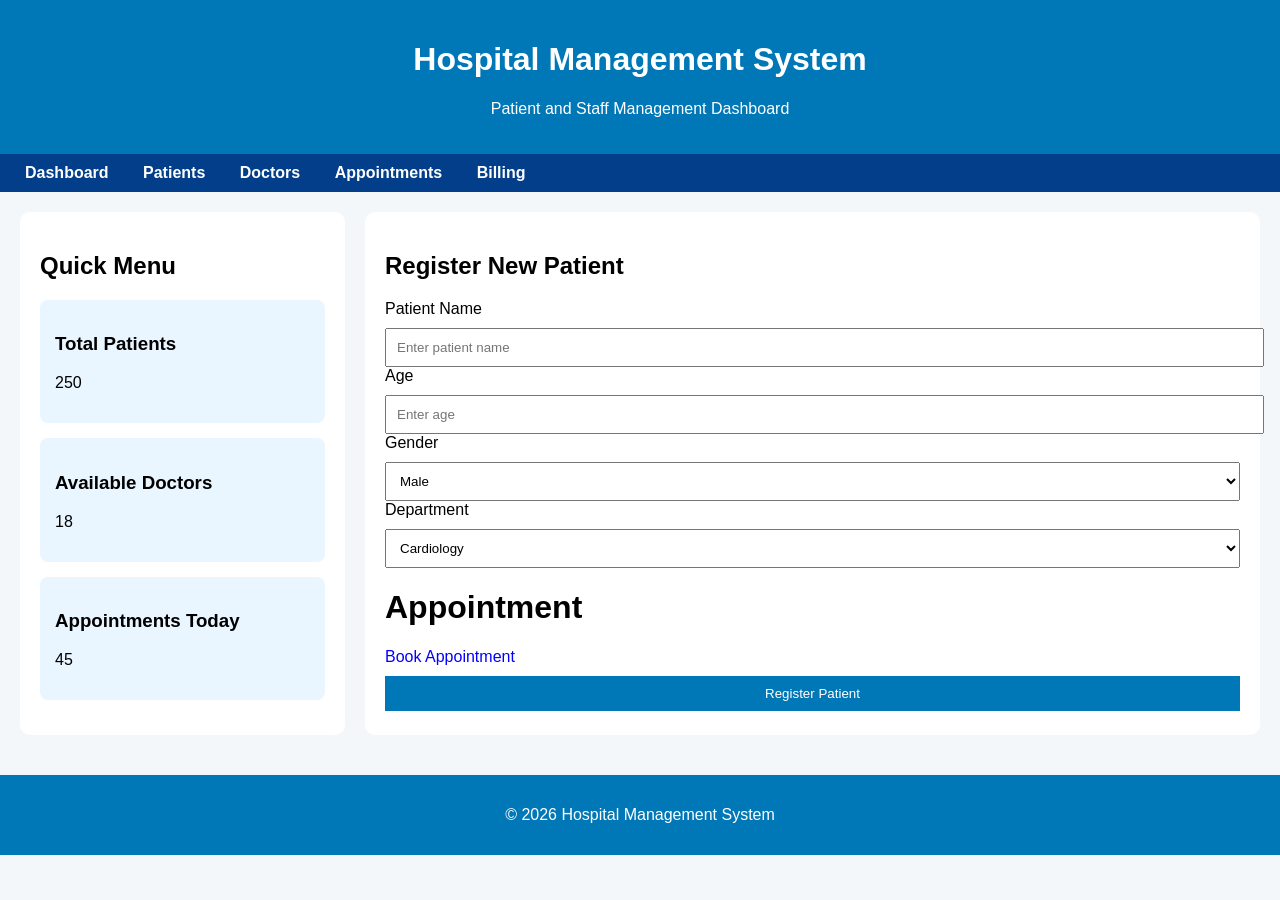
<file: Main UI.html>
<!DOCTYPE html>
<html lang="en">

<head>
    <meta charset="UTF-8">
    <meta name="viewport" content="width=device-width, initial-scale=1.0">
    <title>Hospital Management System</title>

    <style>
        body {
            font-family: Arial, sans-serif;
            margin: 0;
            background-color: #f4f7fa;
        }

        header {
            background-color: #0077b6;
            color: white;
            padding: 20px;
            text-align: center;
        }

        nav {
            background-color: #023e8a;
            padding: 10px;
        }

        nav a {
            color: white;
            text-decoration: none;
            margin: 15px;
            font-weight: bold;
        }

        .container {
            display: flex;
            padding: 20px;
            gap: 20px;
        }

        .sidebar {
            width: 25%;
            background-color: white;
            padding: 20px;
            border-radius: 10px;
        }

        .main-content {
            width: 75%;
            background-color: white;
            padding: 20px;
            border-radius: 10px;
        }

        .card {
            background-color: #e9f5ff;
            padding: 15px;
            margin-bottom: 15px;
            border-radius: 8px;
        }

        form input,
        form select,
        form button {
            width: 100%;
            padding: 10px;
            margin-top: 10px;
        }

        button {
            background-color: #0077b6;
            color: white;
            border: none;
            cursor: pointer;
        }

        button:hover {
            background-color: #023e8a;
        }

        footer {
            text-align: center;
            padding: 15px;
            background-color: #0077b6;
            color: white;
            margin-top: 20px;
        }
        a {
            color: blue;
            text-decoration: none;
        }
    </style>
</head>

<body>

    <header>
        <h1>Hospital Management System</h1>
        <p>Patient and Staff Management Dashboard</p>
    </header>

    <nav>
        <a href="#">Dashboard</a>
        <a href="#">Patients</a>
        <a href="#">Doctors</a>
        <a href="#">Appointments</a>
        <a href="#">Billing</a>
    </nav>

    <div class="container">

        <div class="sidebar">
            <h2>Quick Menu</h2>

            <div class="card">
                <h3>Total Patients</h3>
                <p>250</p>
            </div>

            <div class="card">
                <h3>Available Doctors</h3>
                <p>18</p>
            </div>

            <div class="card">
                <h3>Appointments Today</h3>
                <p>45</p>
            </div>
        </div>

        <div class="main-content">
            <h2>Register New Patient</h2>

            <form>
                <label>Patient Name</label>
                <input type="text" placeholder="Enter patient name">

                <label>Age</label>
                <input type="number" placeholder="Enter age">

                <label>Gender</label>
                <select>
                    <option>Male</option>
                    <option>Female</option>
                    <option>Other</option>
                </select>

                <label>Department</label>
                <select>
                    <option>Cardiology</option>
                    <option>Neurology</option>
                    <option>Pediatrics</option>
                    <option>Orthopedics</option>
                </select>
                <h1>Appointment</h1>
                <a href="Appointment.html">Book Appointment</a>
                

                <button type="submit">Register Patient</button>
            </form>
        </div>

    </div>

    <footer>
        <p>©️ 2026 Hospital Management System</p>
    </footer>

</body>

</html>
</file>
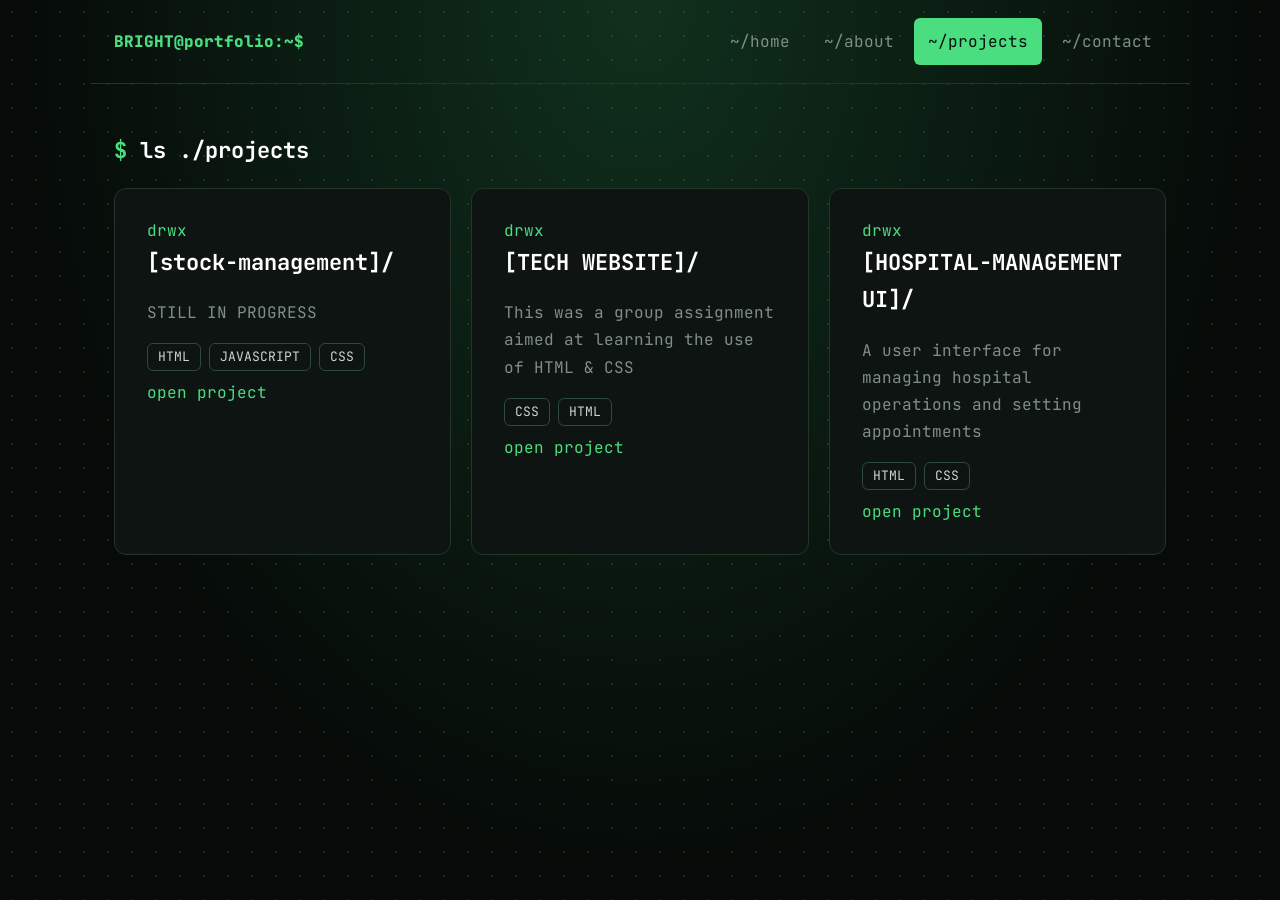
<file: projects.html>
<!doctype html>
<html lang="en">
<head>
<meta charset="utf-8">
<meta name="viewport" content="width=device-width, initial-scale=1">
<title>Projects</title>
<link href="https://fonts.googleapis.com/css2?family=JetBrains+Mono:wght@400;600;800&display=swap" rel="stylesheet">
<link rel="stylesheet" href="layout.css">
<link rel="stylesheet" href="theme.css">
</head>
<body>
<header><a class="logo" href="index.html">BRIGHT@portfolio:~$</a>
<nav><a href="index.html">~/home</a><a href="about.html">~/about</a><a href="projects.html" aria-current="page">~/projects</a><a href="contact.html">~/contact</a></nav></header>
<main>
<section class="page"><h2><span class="g">$</span> ls ./projects</h2><div class="grid">
<div class="win"><div class="g">drwx</div><h2>[stock-management]/</h2><p class="m">STILL IN PROGRESS</p><span class="chip">HTML</span><span class="chip">JAVASCRIPT</span><span class="chip">CSS</span><div><a class="g" href="#">open project</a></div></div>
<div class="win"><div class="g">drwx</div><h2>[TECH WEBSITE]/</h2><p class="m">This was a group assignment aimed at learning the use of HTML & CSS</p><span class="chip">CSS</span><span class="chip">HTML</span><div><a class="g" href="Index1.html">open project</a></div></div>
<div class="win"><div class="g">drwx</div><h2>[HOSPITAL-MANAGEMENT UI]/</h2><p class="m">A user interface for managing hospital operations and setting appointments</p><span class="chip">HTML</span><span class="chip">CSS</span><div><a class="g" href="Main UI.html">open project</a></div></div></div></section>
</main>
<script src="main.js"></script>
</body>
</html>
</file>
<file: layout.css>
/* LAYOUT — Terminal Console
   Structure only: display, grid/flex, sizes, spacing, positioning, responsive breakpoints.
   Pairs with theme.css. */

* {
  box-sizing: border-box;
}

body {
  margin: 0;
  min-height: 100vh;
}

header {
  display: flex;
  flex-wrap: wrap;
  gap: 8px 24px;
  justify-content: space-between;
  align-items: center;
  max-width: 1100px;
  margin: 0 auto;
  padding: 18px 24px;
}

nav {
  display: flex;
  gap: 6px;
  flex-wrap: wrap;
}

nav a {
  padding: 10px 14px;
}

main {
  max-width: 1100px;
  margin: 0 auto;
  padding: 48px 24px 80px;
}

.win {
  padding: 28px 32px;
  margin-bottom: 20px;
}

h1 {
  margin: .15em 0;
}

h2 {
  margin: 0 0 18px;
}

.chip {
  display: inline-block;
  padding: 2px 10px;
  margin: 0 8px 8px 0;
}

.btn {
  display: inline-block;
  padding: 14px 24px;
  margin: 8px 12px 0 0;
}

.grid {
  display: grid;
  gap: 20px;
  grid-template-columns: repeat(auto-fit,minmax(280px,1fr));
}

.grid .win {
  margin: 0;
}

input,textarea {
  width: 100%;
  padding: 12px;
  margin: 6px 0 16px;
}
</file>
<file: theme.css>
/* THEME — Terminal Console
   Palette: bg #060a08 · panel #0e1411 · border #24342b · text #c9d6cf · muted #7f8f88 · accent green #4ade80
   Fonts: JetBrains Mono (everything)
   Look only: colors, fonts, borders, shadows, hover effects and animations.
   Swap this file to restyle the site without touching the layout. */

body {
  color: #c9d6cf;
  font: 16px/1.7 'JetBrains Mono',monospace;
  background: radial-gradient(#4ade8026 1px,transparent 1px) 0 0/24px 24px,radial-gradient(ellipse at 50% 0,#10301d,#060a08 70%) fixed;
}

header {
  border-bottom: 1px solid #24342b;
}

.logo {
  color: #4ade80;
  font-weight: 800;
  text-decoration: none;
}
a {
  text-decoration: none;
  color: inherit;
}

nav a {
  color: #7f8f88;
  text-decoration: none;
  border-radius: 6px;
  transition: .2s;
}

nav a:hover {
  color: #fff;
}

nav a[aria-current=page] {
  background: #4ade80;
  color: #04110a;
}

.win {
  background: #0e1411;
  border: 1px solid #24342b;
  border-radius: 12px;
  transition: border-color .25s,transform .25s;
}

.grid .win:hover {
  border-color: #4ade80;
  transform: translateY(-3px);
}

h1 {
  font-size: clamp(34px,6vw,64px);
  line-height: 1.1;
  color: #fff;
  font-weight: 800;
}

h2 {
  color: #fff;
  font-size: 22px;
}

.g {
  color: #4ade80;
}

.m {
  color: #7f8f88;
}

.chip {
  border: 1px solid #2f4a3a;
  border-radius: 6px;
  font-size: 13px;
}

.btn {
  font: 600 14px 'JetBrains Mono',monospace;
  border-radius: 8px;
  border: 1px solid #4ade80;
  background: 0;
  color: #4ade80;
  text-decoration: none;
  cursor: pointer;
  transition: .2s;
}

.btn:hover {
  background: #4ade8022;
}

.btn.p {
  background: #4ade80;
  color: #04110a;
}

.btn.p:hover {
  background: #86efac;
}

label {
  color: #7f8f88;
  font-size: 13px;
}

input,textarea {
  background: #0a100d;
  border: 1px solid #2f4a3a;
  border-radius: 8px;
  color: #c9d6cf;
  font: inherit;
}

a:focus-visible,input:focus-visible,textarea:focus-visible,button:focus-visible {
  outline: 2px solid #4ade80;
  outline-offset: 3px;
}

.page > * { animation: in .55s both; }
.page > :nth-child(2) { animation-delay: .07s; }
.page > :nth-child(3) { animation-delay: .14s; }
.page > :nth-child(4) { animation-delay: .21s; }
/* page leave transition (triggered by main.js) */
.leaving .page { animation: out .25s both; }
@keyframes in { from { opacity: 0; transform: translateY(16px); } }
@keyframes out { to { opacity: 0; transform: translateY(-8px); } }
@media (prefers-reduced-motion: reduce) { * { animation: none !important; transition: none !important; } }
</file>
<file: style.css>
/* Reset */

*{
    margin:auto;
    padding:2px;
    box-sizing:border-box;
}
/*index*/
 .body1 {
       font-family: Arial, sans-serif;
       margin-left: 25px;
       padding: 0;
       background-color: white;
       color: black;
 }
           
            nav ul {
                list-style-type: none;
                padding: 0;
                display: flex;
                gap: 30px;
                position: relative;
            }
    a {
                text-decoration: none;
                  color: blue;
 }
 a:hover {
                color: red;
}
header nav ul li a:active{
                color: red;
            }
             header nav ul li a:visited{
                color: blue;
             }
/*Hero*/
            .hero {
                display: flex;
                align-items: center;
                justify-content: space-between;
                padding: 50px 20px;
                margin-right: 20px;
                background-color: lightgray;
                margin-top: 20px;
                margin-bottom: 20px;
            }
            .hero h2 {
                font-size: 2em;
                margin-bottom: 20px;
            }
            .hero p {
                font-size: 1.2em;
                margin-bottom: 20px;
            }
            .cta-button {
                padding: 10px;
                background-color: blue;
                color: white;
                text-decoration: none;
                border-radius: 5px;
            }
            .cta-button:hover {
                background-color: darkblue;
            }
            .secondary-button {
                padding: 10px 20px;
                background-color: dimgray;
                color: white;
                text-decoration: none;
                border-radius: 5px;
            }
            .secondary-button:hover {
                background-color: #333;
            }
            /*about*/
            .about {
                padding: 50px 20px;
                background-color: whitesmoke;
                width: 50%;
                margin-top: 20px;
                margin-bottom: 20px;
            }
            .about h2 {
                font-size: 2em;
                margin-bottom: 20px;
            }
            .about p {
                font-size: 1.2em;
                margin-bottom: 20px;
            }

            /*Service Card*/
            .Services {
                padding: 50px 20px;
                margin-right: 20px;
                background-color: lightgray;
                margin-bottom: 20px;
            }
            .Services h2 {
                font-size: 2em;
                margin-bottom: 20px;
            }
            .Service-Container {
                display: grid;
                grid-template-columns: repeat(3, 1fr);
                gap: 20px;
            }
            .Service-Card {
                background-color: whitesmoke;
                padding: 30px;
                border-radius: 15px;
                box-shadow: 0 8px 20px rgba(0, 0, 0, 0.15);
                text-align: center;
                box-sizing: border-box;
                margin: 50px auto;
            }
            .Service-Card h3 {
                font-size: 1.5em;
                margin-bottom: 10px;
            }
            .Service-Card p {
                font-size: 1em;
                margin-bottom: 10px;
            }
            .Service-Card:hover {
                color: blueviolet;
            }
            .portfolio {
                padding: 50px 20px;
                margin-right: 20px;
                background-color: lightgray;
                margin-top: 20px;
                margin-bottom: 20px;
            }
            .portfolio h2 {
                font-size: 2em;
                margin-bottom: 20px;
            }
            .Portfolio-Container {
                display: grid;
                grid-template-columns: repeat(3, minmax(0, 1fr));
                gap: 20px;
            }
            .Portfolio-Card {
                background-color: whitesmoke;
                padding: 30px;
                border-radius: 15px;
                box-shadow: 0 8px 20px rgba(0, 0, 0, 0.15);
                text-align: center;
                box-sizing: border-box;
                margin: 50px auto;
            }
            .Portfolio-Card h3 {
                font-size: 1.5em;
                margin-bottom: 10px;
            }
            .Portfolio-Card p {
                font-size: 1em;
                margin-bottom: 10px;
            }
            .Portfolio-Card:hover {
                color: blueviolet;
            }
            .testimonials {
                padding: 50px 20px;
                margin-right: 20px;
                background-color: lightgray;
                margin-top: 20px;
                margin-bottom: 20px;
            }
            .testimonials h2 {
                font-size: 2em;
                margin-bottom: 20px;
            }
            .Testimonial-Container {
                display: flex;
                flex-wrap: wrap;
                gap: 20px;
            }
            .Testimonial-Card {
                background-color: white;
                padding: 20px;
                border-radius: 5px;
                box-shadow: 0 2px 5px rgba(0, 0, 0, 0.1);
                flex: 1 1 calc(33.333% - 20px);
                box-sizing: border-box;
            }
            .Testimonial-Card h4 {
                font-size: 1.2em;
                margin-bottom: 5px;
            }
            .Testimonial-Card span {
                font-size: 0.9em;
                color: gray;
            }
            .Pricing {
                padding: 50px 20px;
                margin-right: 20px;
                background-color: lightgray;
                margin-top: 20px;
                margin-bottom: 20px;
            }
            .Pricing h2 {
                font-size: 2em;
                margin-bottom: 20px;
            }
            .Pricing-Container {
                display: flex;
                flex-wrap: wrap;
                gap: 20px;
            }
            .Pricing-Card {
                background-color: white;
                padding: 20px;
                border-radius: 5px;
                box-shadow: 0 2px 5px rgba(0, 0, 0, 0.1);
                flex: 1 1 calc(33.333% - 20px);
                box-sizing: border-box;
            }
            .Pricing-Card h3 {
                font-size: 1.5em;
                margin-bottom: 10px;
            }
            .Pricing-Card p {
                font-size: 1.2em;
                margin-bottom: 10px;
            }
            .Pricing-Card ul {
                list-style-type: none;
                padding: 0;
                margin-bottom: 10px;
            }
            .Pricing-Card ul li {
                font-size: 1em;
                margin-bottom: 5px;
            }
            .contact {
                padding: 50px 20px;
                margin-right: 20px;
                background-color: lightgray;
                margin-top: 20px;
                margin-bottom: 20px;
            }
            .contact h2 {
                font-size: 2em;
                margin-bottom: 20px;
            }
            .contact-container {
                display: flex;
                flex-wrap: wrap;
                gap: 20px;
            }
            .Contact-form {
                flex: 1 1 calc(50% - 20px);
                box-sizing: border-box;
            }
            .Contact-form label {
                display: block;
                margin-bottom: 5px;
            }
            .Contact-form input,
            .Contact-form textarea {
                width: 100%;
                padding: 10px;
                margin-bottom: 10px;
                border: 1px solid #ccc;
                border-radius: 5px;
            }
            .Contact-form button {
                padding: 10px 20px;
                background-color: blue;
                color: white;
                border: none;
                border-radius: 5px;
                cursor: pointer;
            }
            .Contact-form button:hover {
                background-color: darkblue;
            }
            .contact-info {
                flex: 1 1 calc(50% - 20px);
                box-sizing: border-box;
                margin-left: 20px;
            }
            .contact-info h3 {
                font-size: 1.5em;
                margin-bottom: 10px;
            }
            .contact-info p {
                font-size: 1em;
                margin-bottom: 5px;
            }
            .container3{
                display: flex;
            }
            .mission{
                width: 50%;
                background-color: lightgray;
                margin-left: 20px;
                padding: 20px;
                flex-wrap: wrap;
                margin-right: 20px;
                 margin-top: 20px;
                margin-bottom: 20px;
            }
/*blogpage*/
/*header*/
header {
    padding: 15px 30px;
    display: flex;
    justify-content: space-between;
    align-items: center;
    background-color: transparent;
    background-image: url(Images/191966002861835066.jpg);
    color:orange;
    border: black;
    border-radius: 10px;
}
nav ul{
    display: flex;
    list-style: none;
    margin: 0;
    padding: 0;
}
 nav ul li{
    margin-left: 20px;
 }
nav ul li a {
    color: orange;
    text-decoration: none;
    font-size: 18px;
    font-weight: bold;
}
 nav ul li a:hover {
    color:red;

 }
  header nav ul li a:active{
                color: red;
}
 header nav ul li a:visited{
                color: blue;
}

/*body*/
body{

    font-family:Arial, Helvetica, sans-serif;
    background:white;
    color:#333;
    line-height:1.8;
     max-width: 100%;
     font-size: medium;

}

img{
    max-width: 100%;
    border-radius:20px;
    align-items: center;
    margin-right: 100px;
    border: #333;
}

/* Container */
.container{
    display: flex;
}
/*main layout*/
.maincontent{
    width:75%;
    padding:30px;
    border-radius:0;
    margin-top: 20px;
}


/* Banner */
main div img{
    width: 450px;
    height: 450px;
    border-radius: 50%;
    object-fit: cover;
    border:3px solid white;
    display: flex;
    align-items: center;
    margin-right: 430px;
   
}
.blog-banner h1{

    margin-top:25px;
    font-size:40px;
    color:#222;
    background-color: aqua;

}

.blog-info{

    margin-top:15px;
    color:#777;
    font-size:18px;

}

.blog-info span{

    margin-right:20px;

}
/*Side bar*/
.sidebar{
    width: 25%;
    border-radius: 30px;
    background: #ffffff;
    margin-left: 10px;
    border: 2px solid #ddd;
    border-radius: 15px;
    box-shadow: 0 8px 20px rgba(0,0,0,.15);
}
.recent-posts a{
    text-decoration: none;
}
.Category-design{
    background-color: whitesmoke;
    margin-top: 2px;
}
.post-design{
    background-color: whitesmoke;
    margin-top: 20px;
    margin-bottom: 20px;
}
div img{
    border-radius: 10px;
}

/* Article */

article{

    margin-top:40px;

}

h2{

    color:#0056b3;
    margin-top:30px;
    margin-bottom:15px;
    font-size:30px;

}

h3{

    color:#444;
    margin-top:20px;
    margin-bottom:10px;
    font-size:24px;

}

p{

    margin-bottom:20px;
    text-align:justify;

}

ul,
ol{

    margin-left:30px;
    margin-bottom:25px;

}

li{

    margin-bottom:10px;

}

blockquote{

    margin:30px 0;
    padding:20px;
    border-left:6px solid #0056b3;
    background:#eef5ff;
    font-style:italic;
    font-size:20px;

}
main{
    background-color:whitesmoke;

}
.heading{
    background-color: lightskyblue;

}
section{
    background-color:whitesmoke;
}

.Author-infocard{
     border-radius: 15px;
    box-shadow: 0 8px 20px rgba(0,0,0,.15);
}
.div {
    display: flex;
    align-items: center;
    justify-content: space-between;
    padding: 50px 20px;
    margin-right: 20px;
}
hr{

    margin:40px 0;
    border:none;
    border-top: 2px solid #ddd
}
 .article-card{
    text-align: center;
    padding: 30px;
    background-color: whitesmoke;
    border: 2px solid #ddd;
    border-radius: 15px;
    box-shadow: 0 8px 20px rgba(0,0,0,.15);
   
 }
 .article-card img{
    width: 400px;
 }
.related-article p{
    line-height: 1.8;
    color: #555;

  }  
  .related-article{
   
    margin: 50px auto;
    padding: 30px;
  

}
button a{
    text-decoration: none;
}
button :hover{
    color: red;
    background-color: #333;
}
.related-article :hover{
    color: #004c99;
}
/*Article-Grid*/
.container2{
    display: grid;
    grid-template-columns: repeat(3, 1fr);
    gap: 20px;
}
/*comment*/
.comment{
    border:1px solid #222;
    border-radius: 8px;
    padding: 20px;
    margin-bottom: 20px;
}
.comment p{
    line-height: 1.6;
}
 
/* form*/
.newsletter form{
    display:flex;
    gap:15px;
    flex-wrap:wrap
}
/* newsletter*/
.newsletter p{
    margin-bottom:20px;
}
.newsletter input {
    flex:1;
    min-width:250px;
    padding:15px;
    border:1px solid #bbb;
    border-radius:6px;
    font-size:16px;
    outline:none;
    transition: 0.3s;
}
.newsletter input:focus{
border-color:#0066cc;
box-shadow:0 0 0 3px rgba(0,102,204,.25);

}
/* button */
.newsletter button{
     padding:15px 30px;
    border:none;
    border-radius:6px;
    cursor:pointer;
    font-size: 16px;
    transition: 0.3s;
}
.newsletter button:hover{
    background:#004c99;

}

/*footer*/
footer {

  padding: 20px;
  text-align: center;
  color: orange;
  background-image: url(Images/191966002861835066.jpg);

 }
footer p {
    font-size: 1em;
    margin-top: 10px;
   margin-left: 400px;
   font-size: large;
   
}
footer div a{
    color: orange;
    text-decoration: none;
}

/* "Read more" link styled like a button (a link inside a <button> is invalid HTML) */
.read-more{
    display: inline-block;
    padding: 8px 18px;
    border: 1px solid #767676;
    border-radius: 4px;
    background: #efefef;
    color: #000;
    text-decoration: none;
}
.read-more:hover{
    color: red;
    background-color: #333;
}

/* =========================================================
   MOBILE FIXES
   Only applies on screens 768px wide or narrower, so the
   desktop layout stays exactly as it was.
   ========================================================= */
@media (max-width: 768px) {

    /* no sideways scrolling; cancel the global margin:auto from the reset */
    html { -webkit-text-size-adjust: 100%; }
    html, body { overflow-x: hidden; }
    * { margin: 0; }
    body, .body1 { margin-left: 0; padding: 0 12px; }

    /* images: keep their proportions and drop the big side margins */
    img { max-width: 100%; height: auto; margin-right: 0; }
    .social-media img { width: 30px; height: 30px; margin: 0 6px; }
    main div img { width: 100%; max-width: 450px; height: auto; aspect-ratio: 1 / 1; margin-right: 0; }
    .banner-img { height: auto; }
    .article-card img { width: 100%; max-width: 400px; }

    /* header and navigation: stack and let the links wrap */
    header { flex-direction: column; gap: 10px; padding: 15px 12px; text-align: center; }
    header h1 { font-size: 1.4rem; }
    nav ul { flex-wrap: wrap; justify-content: center; gap: 8px 16px; }
    nav ul li { margin-left: 0; }
    nav ul li a { font-size: 16px; display: inline-block; padding: 8px 4px; }

    /* side-by-side blocks become one column */
    .hero, .container, .container3, .div { flex-direction: column; }
    .hero { padding: 30px 16px; margin-right: 0; text-align: center; }
    .hero > div { width: 100%; }
    .about, .mission { width: 100%; margin: 12px 0; }
    .Services, .portfolio, .testimonials, .Pricing, .contact { margin-right: 0; padding: 30px 16px; }
    .div { padding: 20px 10px; margin-right: 0; text-align: center; }
    .container { width: 100%; padding: 0; }

    /* grids and card rows: one card per row */
    .Service-Container, .Portfolio-Container, .container2 { grid-template-columns: 1fr; }
    .Service-Card, .Portfolio-Card { margin: 12px 0; }
    .Testimonial-Card, .Pricing-Card, .Contact-form, .contact-info { flex: 1 1 100%; }
    .contact-info { margin-left: 0; }

    /* buttons and form fields: comfortable to tap, no iOS zoom on focus */
    .cta-button, .secondary-button { display: inline-block; margin: 6px 6px 6px 0; padding: 12px 18px; }
    .read-more { padding: 12px 20px; }
    input, textarea { font-size: 16px; }
    .Contact-form button { width: 100%; padding: 14px; }
    .newsletter input, .newsletter button { width: 100%; min-width: 0; }

    /* blog page */
    .maincontent, .sidebar { width: 100%; }
    .maincontent { padding: 16px 0; }
    .sidebar { margin: 20px 0 0; padding: 16px; }
    .blog-banner h1 { font-size: 26px; }
    .blog-info span { display: inline-block; margin-right: 12px; font-size: 16px; }
    h2 { font-size: 24px; }
    h3 { font-size: 20px; }
    p { text-align: left; }
    ul, ol { margin-left: 20px; }
    blockquote { font-size: 17px; padding: 14px; }
    .article-card { padding: 16px; }
    .related-article { margin: 20px auto; padding: 16px; }
    footer p { margin-left: 0; font-size: 1em; }
}
</file>
